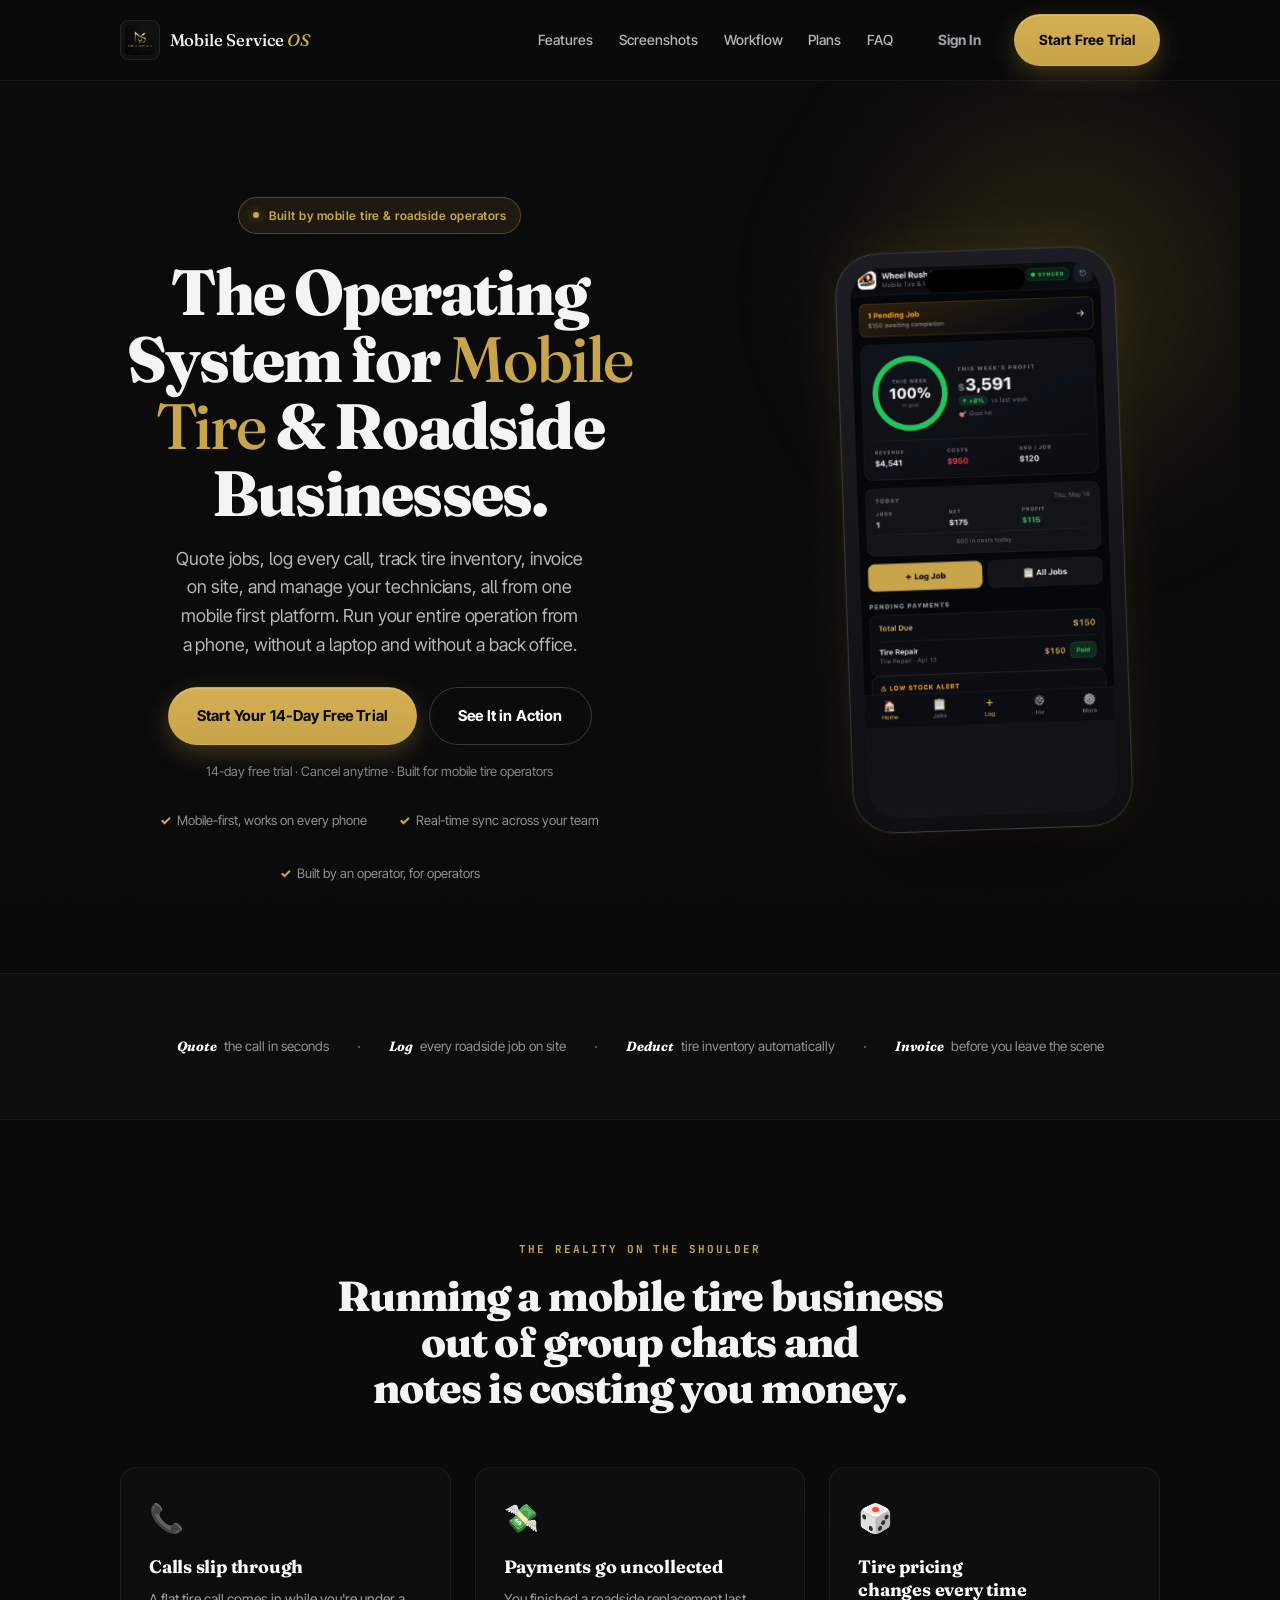
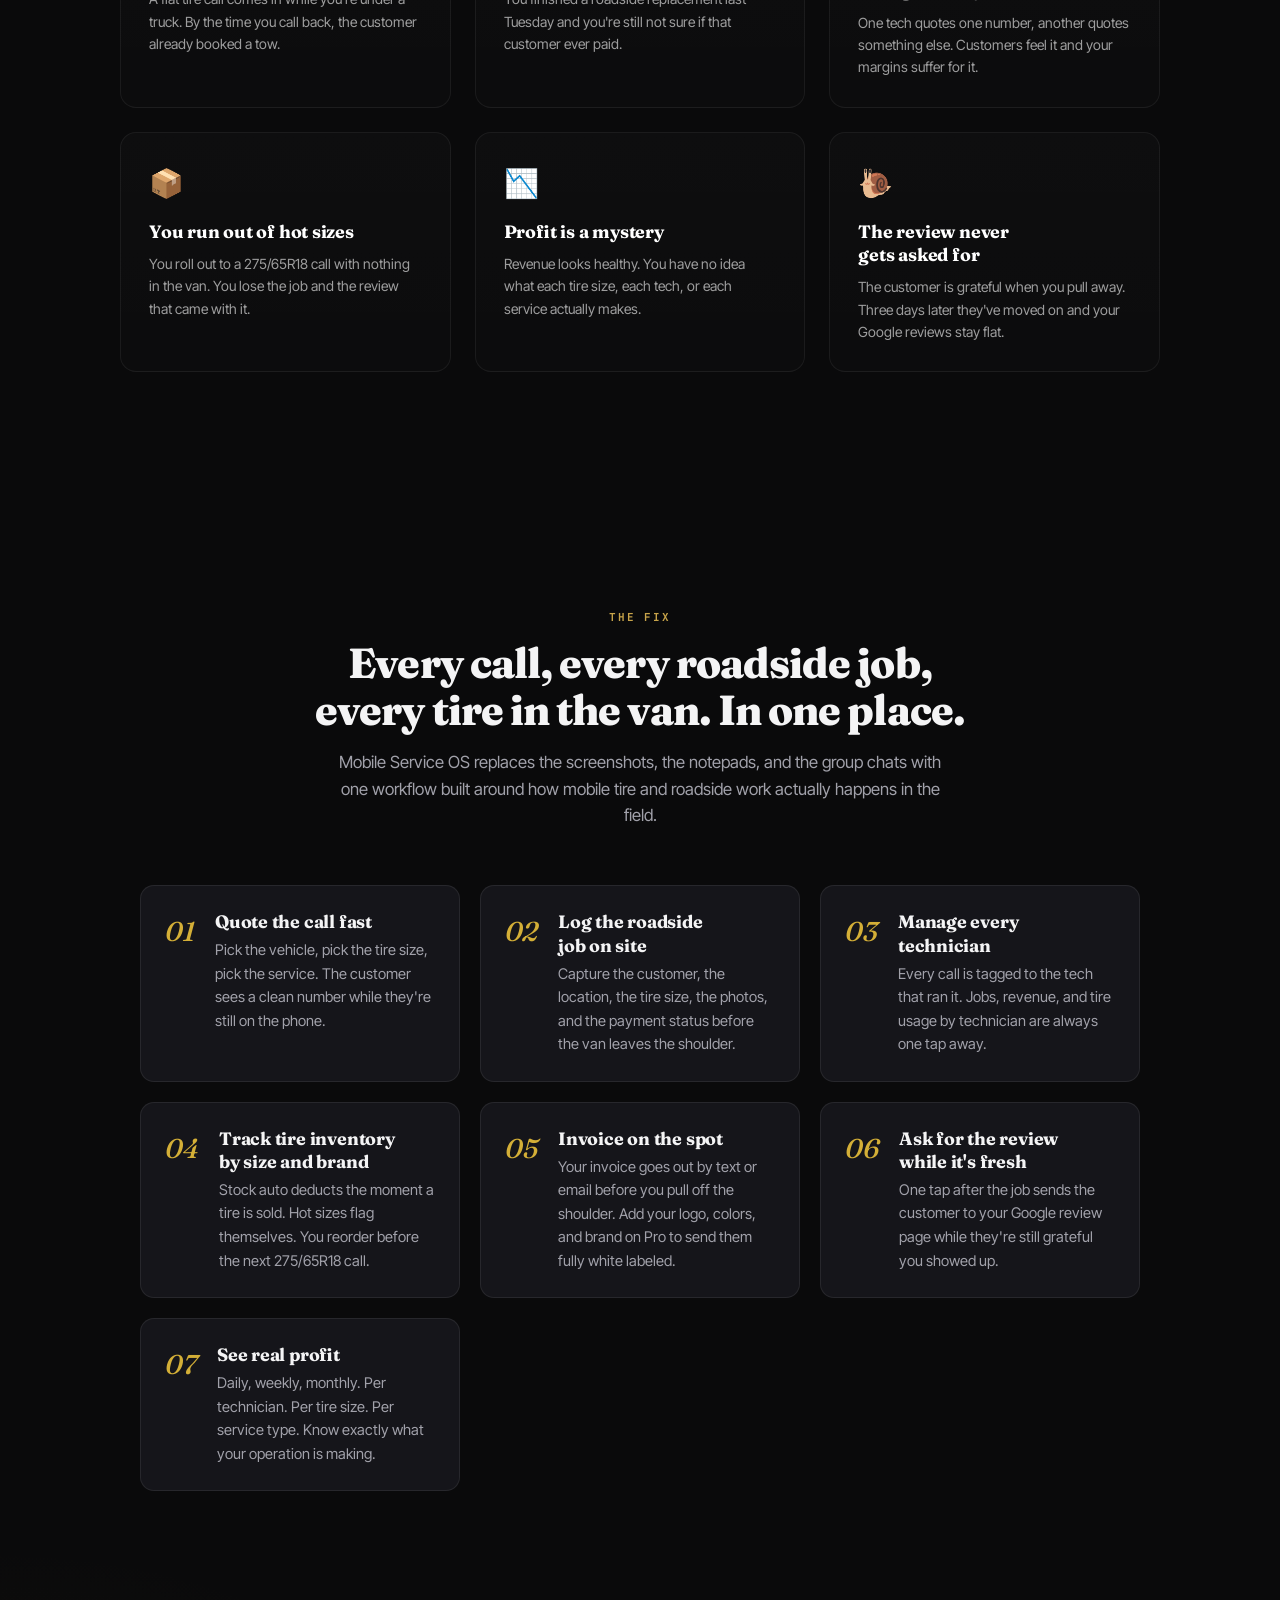
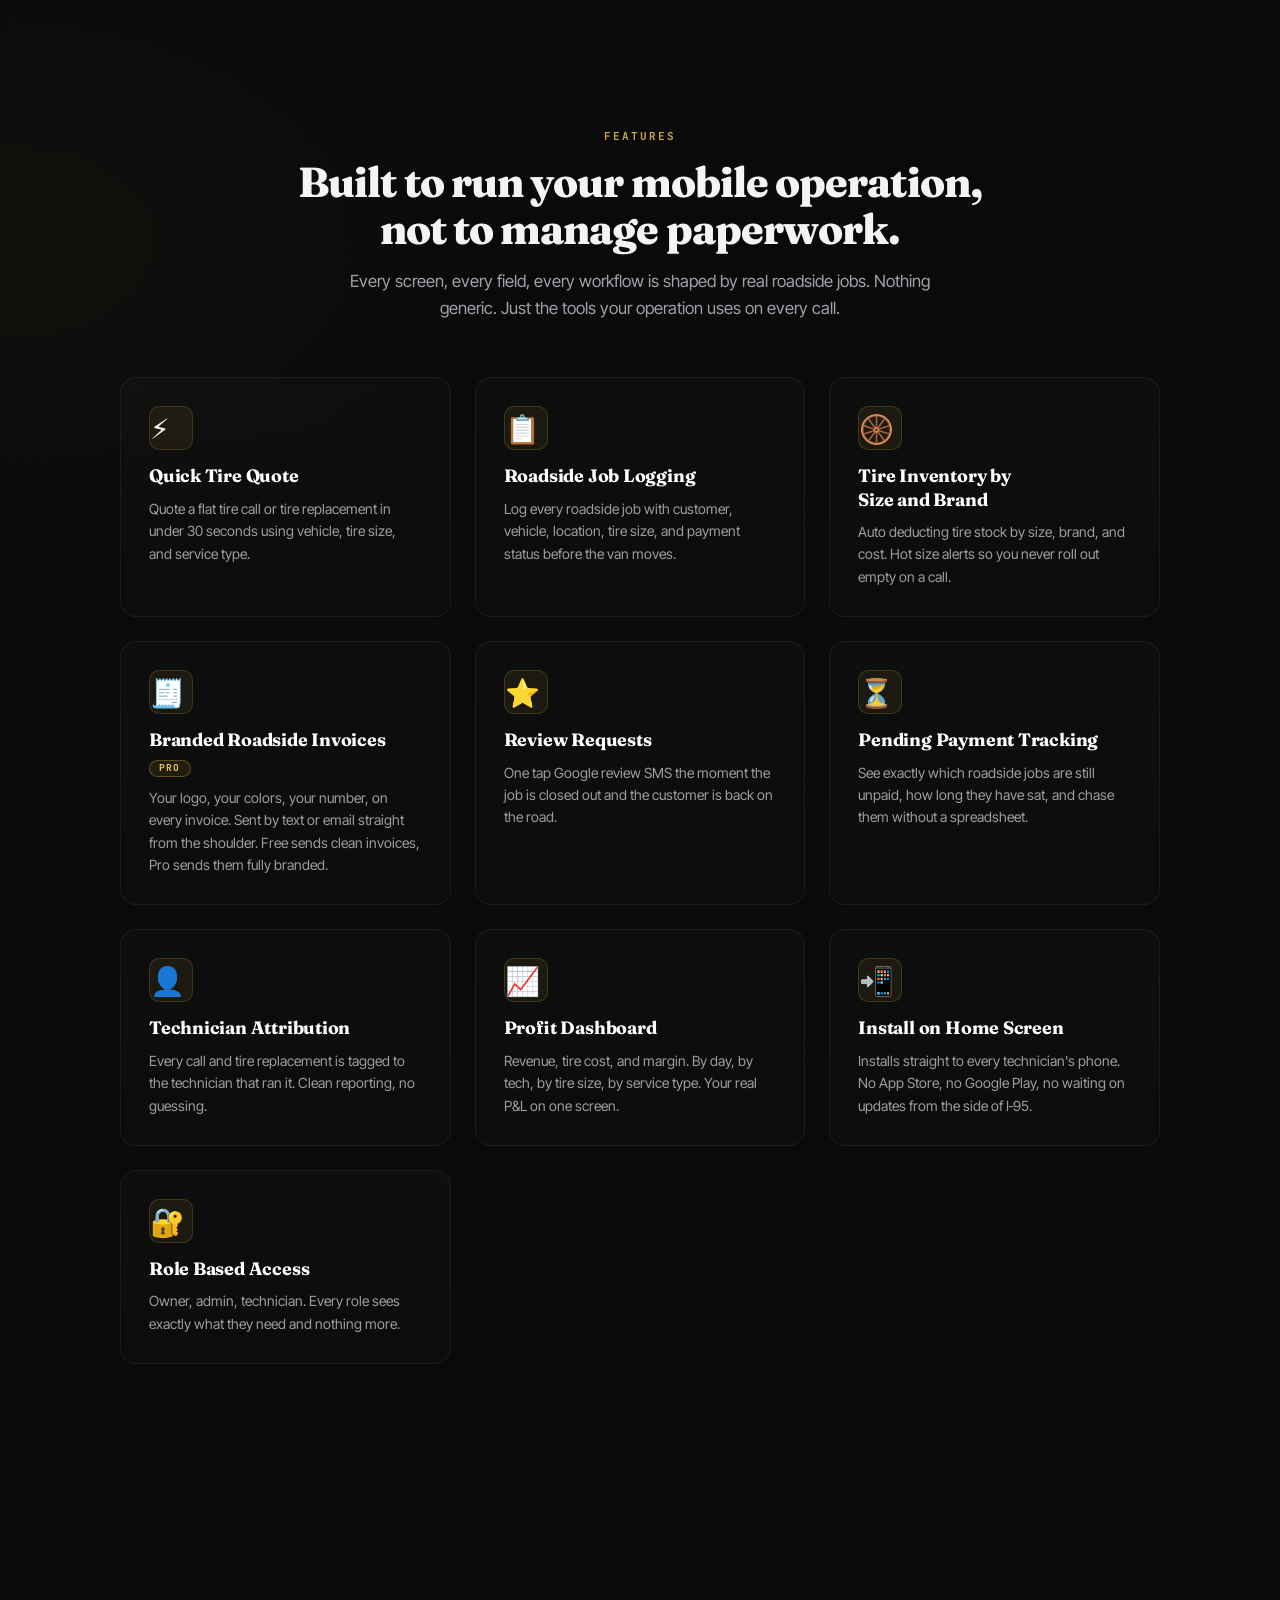
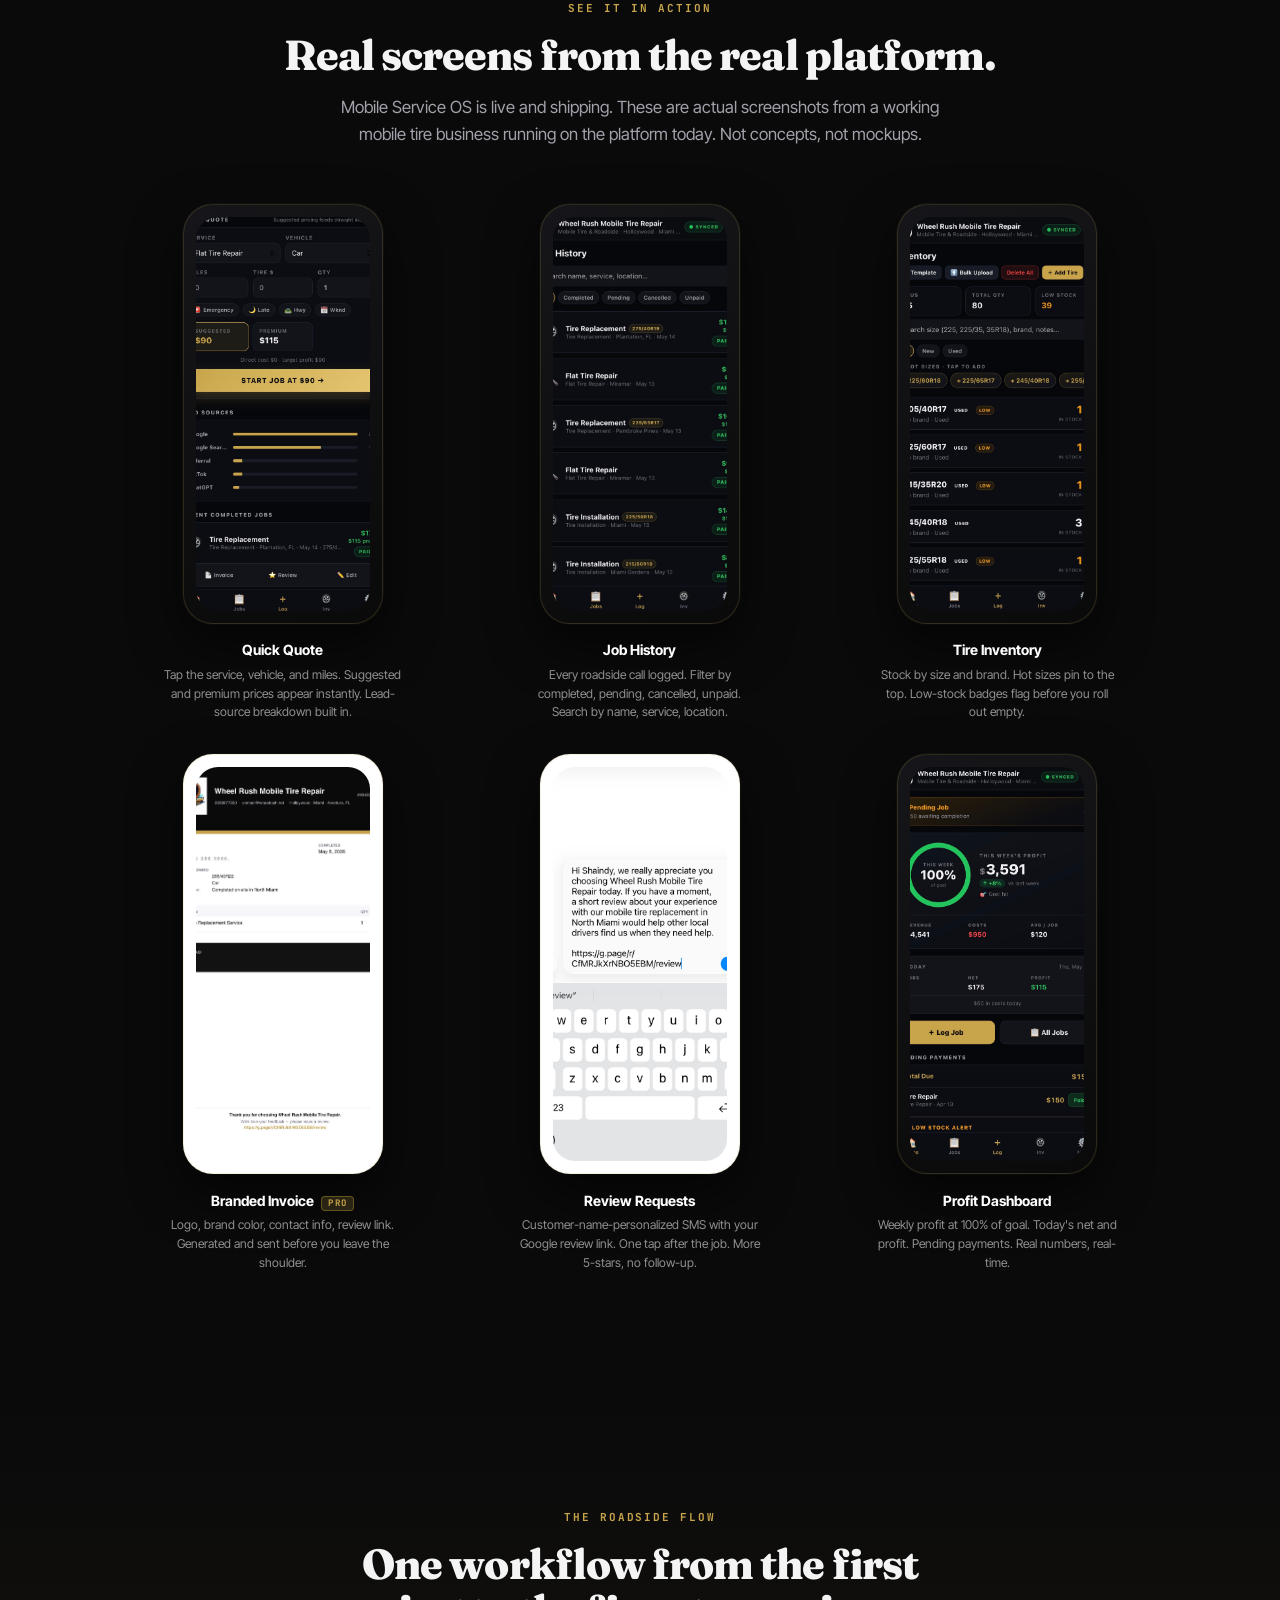
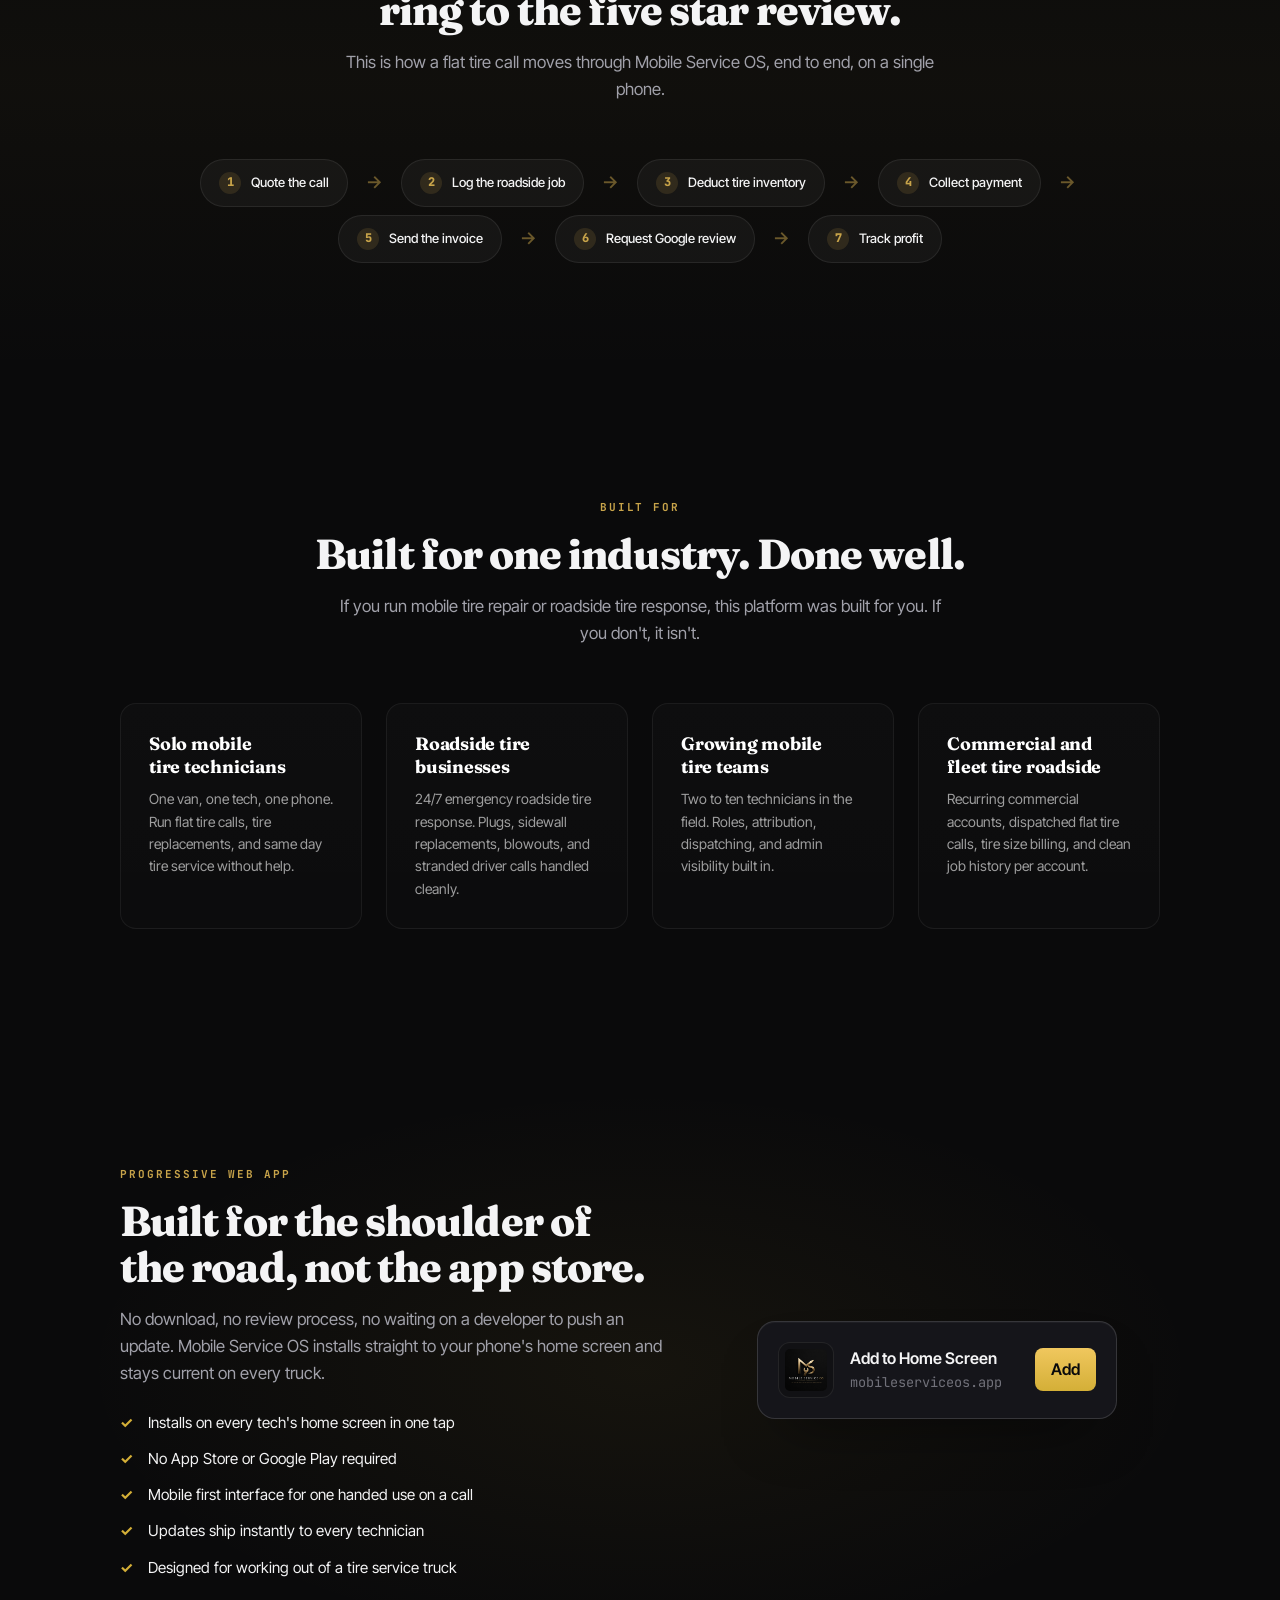
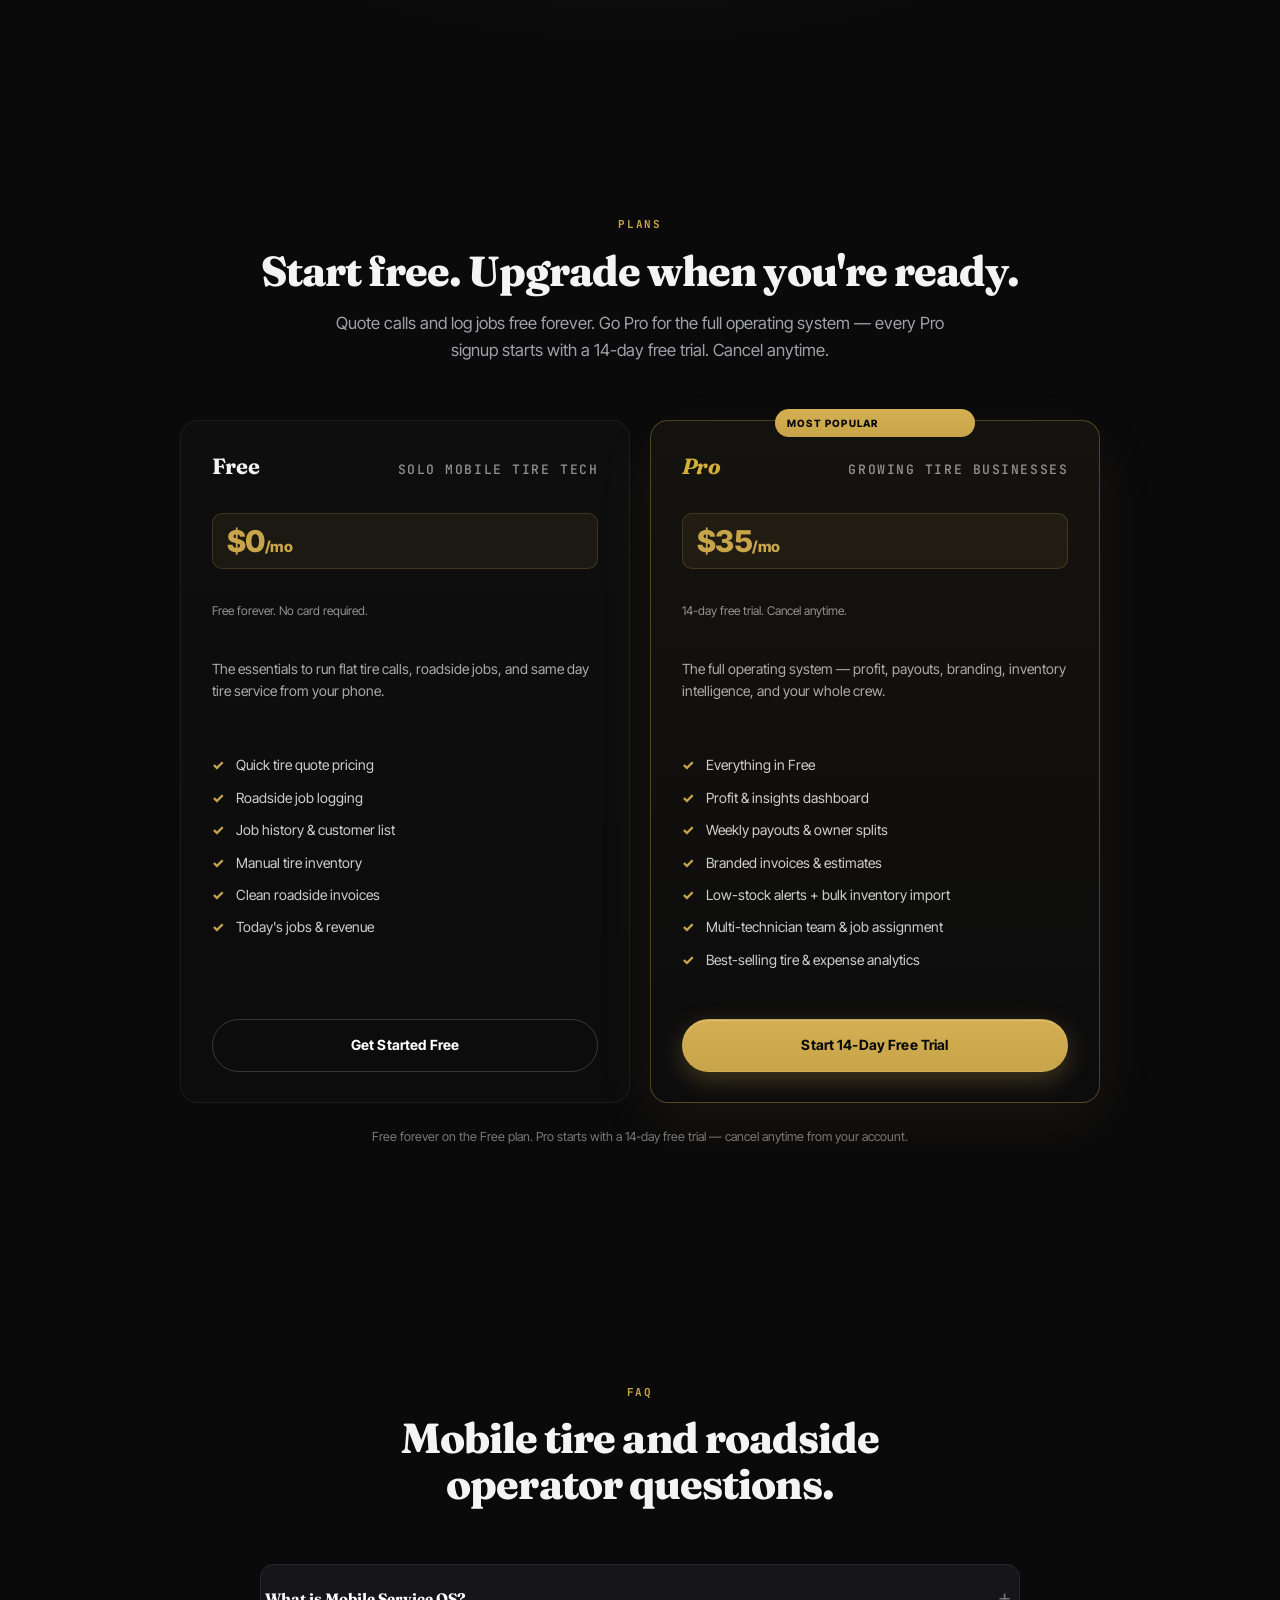
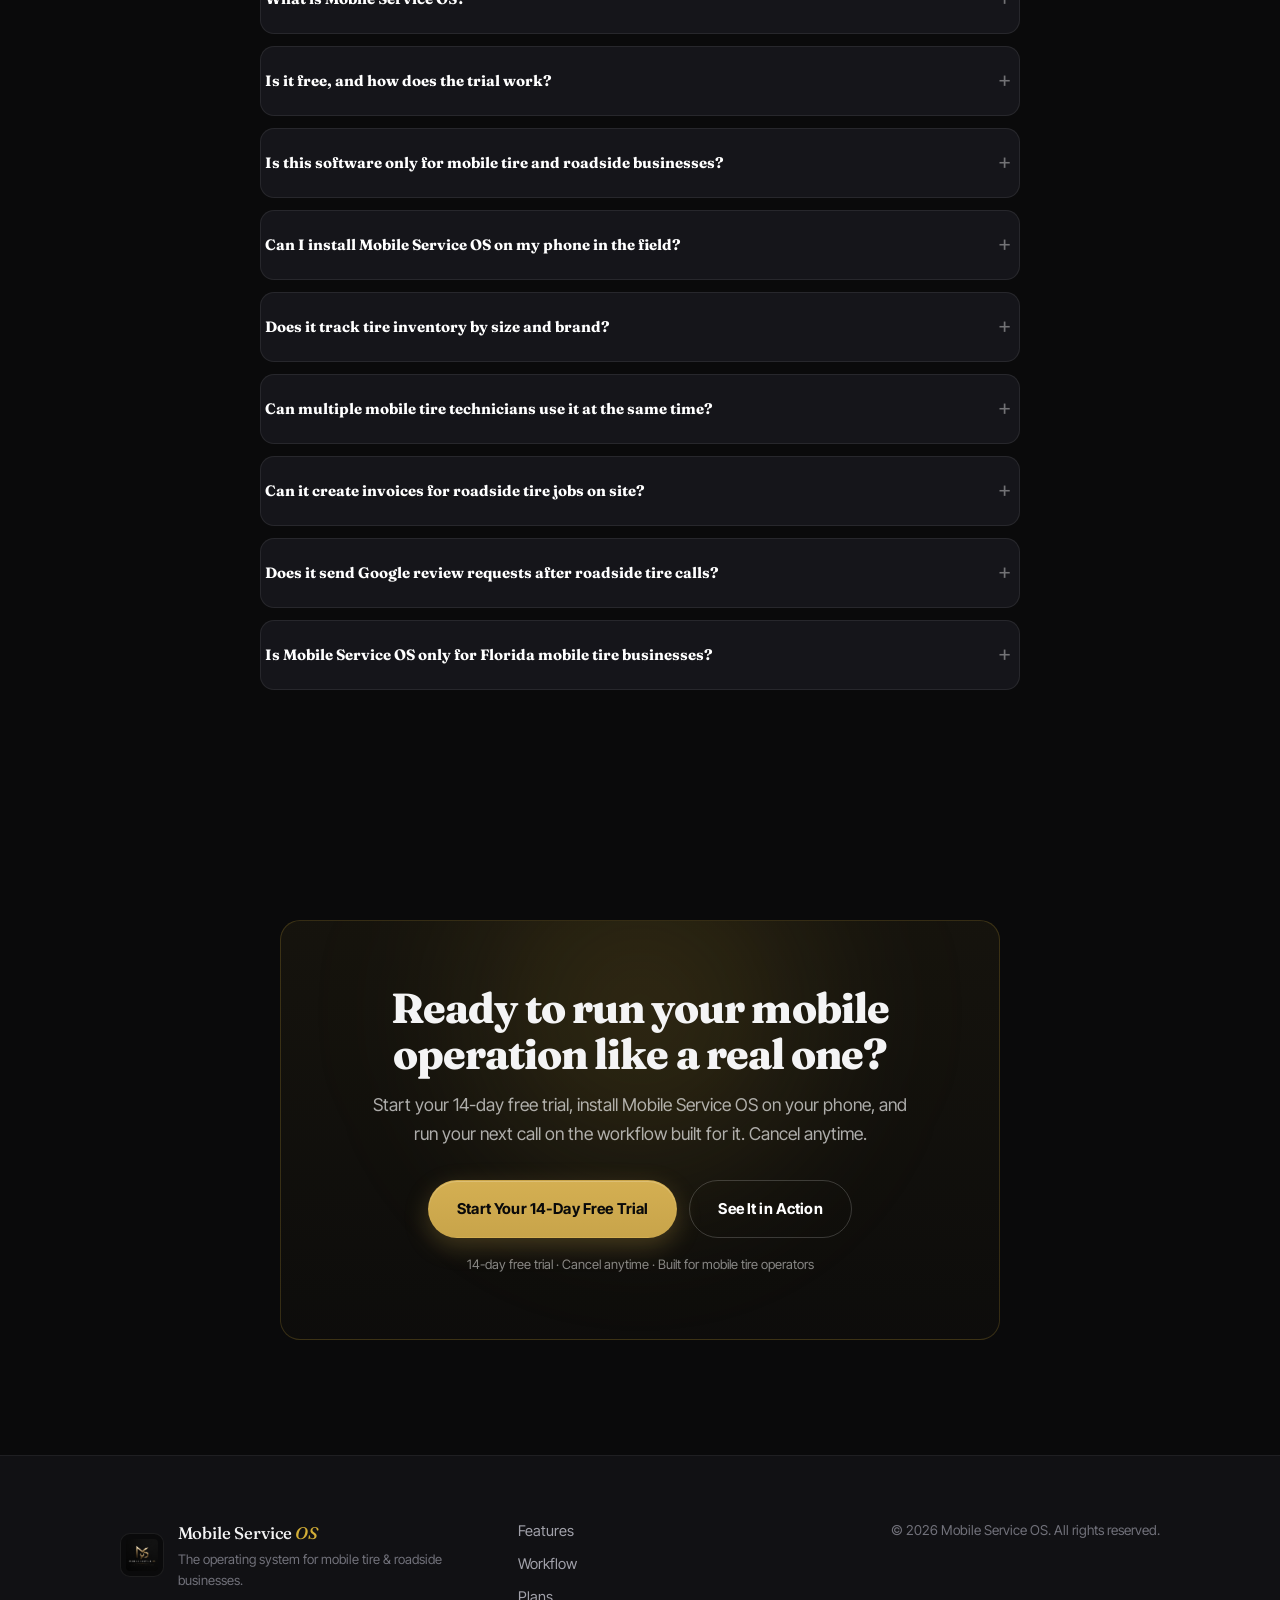
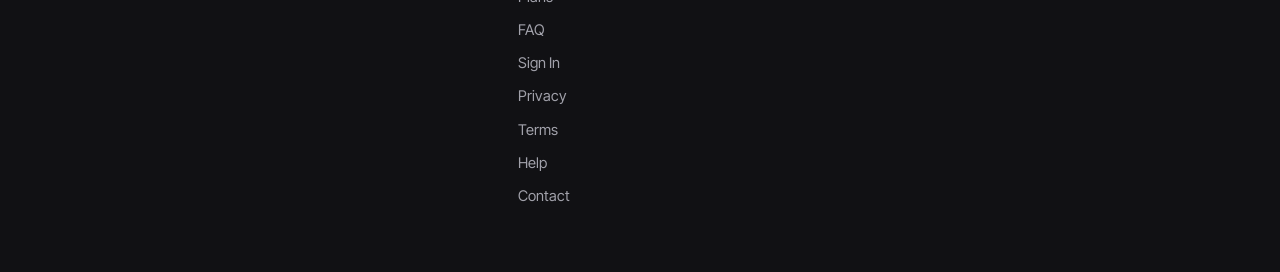
<file: index.html>
<!DOCTYPE html>
<html lang="en">
<head>
<meta charset="UTF-8" />
<meta name="viewport" content="width=device-width, initial-scale=1.0, viewport-fit=cover" />
<meta name="theme-color" content="#0a0a0a" />

<title>Mobile Service OS | Operating System for Mobile Tire &amp; Roadside Businesses</title>
<meta name="description" content="Mobile Service OS is the operating system for mobile tire and roadside businesses. Quote calls, log roadside jobs, track tire inventory, send invoices, and manage technicians from one mobile first platform. Start your 14-day free trial." />
<meta name="keywords" content="mobile tire business software, roadside assistance software, mobile tire repair app, mobile tire technician software, roadside tire service software, mobile tire inventory tracking, flat tire dispatch software, emergency roadside tire app, mobile tire invoice app, same day tire service software" />
<meta name="author" content="Mobile Service OS" />
<meta name="robots" content="index, follow, max-image-preview:large" />
<link rel="canonical" href="https://mobileserviceos.app/" />

<!-- Open Graph -->
<meta property="og:type" content="website" />
<meta property="og:site_name" content="Mobile Service OS" />
<meta property="og:title" content="Mobile Service OS | Built for Mobile Tire &amp; Roadside Businesses" />
<meta property="og:description" content="The operating system for mobile tire and roadside businesses. Quote calls, track inventory, dispatch technicians, invoice on site. Start your 14-day free trial." />
<meta property="og:url" content="https://mobileserviceos.app/" />
<meta property="og:image" content="https://mobileserviceos.app/logo.png" />
<meta property="og:image:alt" content="Mobile Service OS logo" />
<meta property="og:locale" content="en_US" />

<!-- Twitter -->
<meta name="twitter:card" content="summary_large_image" />
<meta name="twitter:title" content="Mobile Service OS | Operating System for Mobile Tire &amp; Roadside Businesses" />
<meta name="twitter:description" content="Run your mobile tire and roadside business from one platform. Quote calls, log jobs, track inventory, invoice on site. Start your 14-day free trial." />
<meta name="twitter:image" content="https://mobileserviceos.app/logo.png" />

<!-- Favicons & PWA -->
<link rel="icon" type="image/png" href="logo.png" />
<link rel="apple-touch-icon" href="logo.png" />
<link rel="manifest" href="site.webmanifest" />

<!-- Fonts -->
<link rel="preconnect" href="https://fonts.googleapis.com" />
<link rel="preconnect" href="https://fonts.gstatic.com" crossorigin />
<link href="https://fonts.googleapis.com/css2?family=Fraunces:opsz,wght@9..144,300;9..144,400;9..144,500;9..144,600;9..144,700;9..144,800&family=Inter+Tight:wght@400;500;600;700&family=JetBrains+Mono:wght@400;500&display=swap" rel="stylesheet" />

<link rel="stylesheet" href="styles.css" />

<!-- Inline overrides. Keeps the page bulletproof even when styles.css
     is missing or out of sync. Caps the hero phone size on mobile,
     and gives the FAQ section a fallback look so it works without
     external stylesheet rules. -->
<style>
  /*  Section spacing rhythm 
     Every <section> in the page should breathe consistently. Inline
     overrides ensure spacing stays uniform even if styles.css drifts. */
  .section {
    padding-block: clamp(64px, 9vw, 120px);
  }
  .section-inner {
    max-width: 1120px;
    margin: 0 auto;
    padding-inline: clamp(20px, 4vw, 40px);
  }
  .section-sub {
    max-width: 620px;
    margin-left: auto;
    margin-right: auto;
    line-height: 1.6;
  }

  /*  FAQ summary indicator (+/×)  */
  .faq-list details summary::-webkit-details-marker { display: none; }
  .faq-list details summary::after {
    content: '+';
    position: absolute;
    right: 8px;
    top: 50%;
    transform: translateY(-50%);
    font-size: 22px;
    font-weight: 300;
    color: rgba(255,255,255,0.4);
    transition: transform 200ms ease, color 200ms ease;
  }
  .faq-list details[open] summary::after {
    content: '×';
    color: #c8a44a;
    font-size: 26px;
  }
  .faq-list details summary:hover {
    color: #c8a44a !important;
  }

  /*  Hero phone , cap on every breakpoint so it never
         dominates and stays cinematic regardless of viewport. */
  .hero-mock {
    max-width: clamp(220px, 28vw, 300px) !important;
    margin: 24px auto 0 !important;
  }
  .hero-mock .phone {
    max-width: 100% !important;
    margin: 0 auto !important;
  }
  @media (min-width: 1024px) {
    /* On desktop, the hero is side-by-side , give the phone its
       column but cap visually so copy still leads. */
    .hero-mock { max-width: 280px !important; margin: 0 auto !important; }
  }

  /*  Screenshot gallery , phones look cinematic but never
         dominate. The phone's MAX-HEIGHT caps it regardless of
         column width. */
  .ss-grid {
    display: grid !important;
    grid-template-columns: repeat(auto-fit, minmax(220px, 1fr)) !important;
    gap: clamp(20px, 3vw, 36px) !important;
    margin-top: clamp(28px, 4vw, 44px) !important;
    align-items: start !important;
  }
  .ss-card {
    margin: 0 !important;
    text-align: center !important;
    display: flex !important;
    flex-direction: column !important;
    align-items: center !important;
  }
  .ss-card .ss-frame {
    width: 100% !important;
    max-width: clamp(180px, 20vw, 240px) !important;
    aspect-ratio: 9 / 19 !important;
    max-height: 44vh !important;
    padding: clamp(8px, 1vw, 12px) !important;
    border-radius: clamp(22px, 2.4vw, 30px) !important;
    overflow: hidden !important;
    display: flex !important;
    align-items: flex-start !important;
    justify-content: center !important;
  }
  .ss-card .ss-frame img {
    display: block !important;
    width: 100% !important;
    height: 100% !important;
    object-fit: cover !important;
    object-position: top center !important;
    border-radius: clamp(16px, 1.8vw, 22px) !important;
  }
  .ss-card figcaption {
    margin-top: clamp(10px, 1.2vw, 16px) !important;
    font-size: clamp(13px, 1.1vw, 15px) !important;
    font-weight: 700 !important;
    color: #fff !important;
  }
  .ss-card p {
    margin-top: 4px !important;
    font-size: clamp(11px, 0.95vw, 13px) !important;
    color: rgba(255,255,255,0.55) !important;
    line-height: 1.55 !important;
    max-width: 240px !important;
    margin-left: auto !important;
    margin-right: auto !important;
  }
  @media (min-width: 980px) {
    .ss-grid {
      grid-template-columns: repeat(3, 1fr) !important;
      gap: 32px !important;
    }
    .ss-card .ss-frame {
      max-width: 200px !important;
      max-height: 420px !important;
    }
  }
  @media (min-width: 600px) and (max-width: 979px) {
    .ss-grid {
      grid-template-columns: repeat(2, 1fr) !important;
    }
    .ss-card .ss-frame {
      max-width: 190px !important;
      max-height: 400px !important;
    }
  }
  @media (max-width: 599px) {
    .ss-grid {
      grid-template-columns: 1fr !important;
      gap: 28px !important;
    }
    .ss-card .ss-frame {
      max-width: 180px !important;
      max-height: 380px !important;
    }
  }

  /*  Feature grid responsiveness  */
  .feature-grid {
    gap: clamp(14px, 2vw, 22px) !important;
  }
  .feature {
    min-width: 0 !important;
  }

  /*  Plans grid balance  */
  .plan-grid {
    align-items: stretch !important;
  }
  .plan {
    min-width: 0 !important;
  }

  /*  Overflow safety  */
  body { overflow-x: hidden; }
  img { max-width: 100%; height: auto; }

  /* ═══════════════════════════════════════════════════════════════
     PREMIUM POLISH LAYER
     Typography rhythm, hover states, mobile audit, trust strip
     styling, section transitions.
     ═══════════════════════════════════════════════════════════════ */

  /*  Typography rhythm  */
  html {
    -webkit-font-smoothing: antialiased;
    -moz-osx-font-smoothing: grayscale;
    text-rendering: optimizeLegibility;
  }
  h1, h2, h3, h4, .lede {
    font-feature-settings: "kern" 1, "liga" 1, "calt" 1, "ss01" 1, "ss02" 1;
    font-variant-ligatures: common-ligatures contextual;
    -webkit-font-smoothing: antialiased;
    text-wrap: balance;
  }
  h1, h2, h3 {
    letter-spacing: -0.022em !important;
    line-height: 1.08 !important;
  }
  h1 {
    font-size: clamp(34px, 5.4vw, 64px) !important;
    font-weight: 800 !important;
    letter-spacing: -0.028em !important;
    line-height: 1.05 !important;
  }
  h2 {
    font-size: clamp(26px, 3.4vw, 42px) !important;
    font-weight: 800 !important;
    letter-spacing: -0.022em !important;
    line-height: 1.1 !important;
  }
  h3 {
    font-size: clamp(16px, 1.4vw, 19px) !important;
    font-weight: 700 !important;
    letter-spacing: -0.012em !important;
    line-height: 1.3 !important;
  }
  .lede {
    font-size: clamp(15px, 1.4vw, 18px) !important;
    line-height: 1.6 !important;
    color: rgba(255,255,255,0.7) !important;
    max-width: 640px !important;
    letter-spacing: -0.005em !important;
  }
  .kicker, .gold-kicker {
    font-size: 11px !important;
    font-weight: 700 !important;
    letter-spacing: 0.18em !important;
    text-transform: uppercase !important;
    color: #c8a44a !important;
    font-feature-settings: "kern" 1;
  }
  p { line-height: 1.6 !important; }

  /*  Section head spacing  */
  .section-head {
    text-align: center;
    margin-bottom: clamp(32px, 5vw, 56px) !important;
  }
  .section-head .kicker,
  .section-head .gold-kicker {
    display: inline-block !important;
    margin-bottom: 14px !important;
  }
  .section-head h2 {
    margin: 0 auto 14px !important;
    max-width: 820px !important;
  }

  /*  Hero , premium top fold  */
  .hero {
    padding-block: clamp(72px, 9vw, 128px) clamp(56px, 7vw, 96px) !important;
    position: relative;
    overflow: hidden;
  }
  .hero-inner {
    text-align: center;
    max-width: 880px;
    margin: 0 auto;
    padding-inline: clamp(20px, 4vw, 40px);
  }
  .hero h1 em {
    color: #c8a44a !important;
    font-style: normal !important;
  }
  .hero .lede {
    margin: 18px auto 28px !important;
    text-align: center;
  }
  .cta-row {
    display: flex !important;
    justify-content: center !important;
    align-items: center !important;
    gap: 12px !important;
    flex-wrap: wrap !important;
    margin: 24px 0 16px !important;
  }
  .eyebrow {
    display: inline-flex !important;
    align-items: center !important;
    gap: 10px !important;
    padding: 8px 14px !important;
    border: 1px solid rgba(200,164,74,0.25) !important;
    background: rgba(200,164,74,0.06) !important;
    border-radius: 999px !important;
    font-size: 12px !important;
    font-weight: 600 !important;
    color: #c8a44a !important;
    letter-spacing: 0.04em !important;
    margin-bottom: 24px !important;
  }
  .eyebrow.founder-eyebrow {
    background: rgba(200,164,74,0.10) !important;
    border-color: rgba(200,164,74,0.35) !important;
  }
  .eyebrow .dot {
    width: 6px !important; height: 6px !important;
    border-radius: 50% !important;
    background: #c8a44a !important;
    box-shadow: 0 0 8px rgba(200,164,74,0.6) !important;
  }
  .hero-meta {
    display: flex !important;
    justify-content: center !important;
    gap: clamp(16px, 3vw, 32px) !important;
    flex-wrap: wrap !important;
    list-style: none !important;
    padding: 0 !important;
    margin: 28px 0 0 !important;
    font-size: 13px !important;
    color: rgba(255,255,255,0.55) !important;
  }
  .hero-meta li {
    display: flex !important;
    align-items: center !important;
    gap: 6px !important;
  }
  .hero-meta li span[aria-hidden] {
    color: #c8a44a !important;
    font-weight: 800 !important;
  }

  /*  Buttons , premium feel with hover lift  */
  .btn {
    display: inline-flex !important;
    align-items: center !important;
    justify-content: center !important;
    padding: 14px 24px !important;
    border-radius: 999px !important;
    font-size: 14px !important;
    font-weight: 700 !important;
    letter-spacing: 0.01em !important;
    text-decoration: none !important;
    transition: transform 180ms ease, box-shadow 180ms ease, background 180ms ease !important;
    cursor: pointer !important;
    border: 1px solid transparent !important;
  }
  .btn-lg { padding: 16px 28px !important; font-size: 15px !important; }
  .btn-gold {
    background: linear-gradient(180deg, #d4af52 0%, #c8a44a 100%) !important;
    color: #0a0a0a !important;
    box-shadow: 0 8px 24px rgba(200,164,74,0.28), inset 0 1px 0 rgba(255,255,255,0.2) !important;
  }
  .btn-gold:hover {
    transform: translateY(-1px) !important;
    box-shadow: 0 12px 32px rgba(200,164,74,0.4), inset 0 1px 0 rgba(255,255,255,0.25) !important;
  }
  .btn-outline {
    background: transparent !important;
    color: #fff !important;
    border: 1px solid rgba(255,255,255,0.18) !important;
  }
  .btn-outline:hover {
    background: rgba(255,255,255,0.06) !important;
    border-color: rgba(200,164,74,0.5) !important;
    transform: translateY(-1px) !important;
  }

  /*  Trust strip styling  */
  .strip {
    padding-block: clamp(28px, 4vw, 44px) !important;
    border-top: 1px solid rgba(255,255,255,0.06) !important;
    border-bottom: 1px solid rgba(255,255,255,0.06) !important;
    background: rgba(255,255,255,0.012) !important;
  }
  .strip-inner {
    display: flex !important;
    justify-content: center !important;
    align-items: center !important;
    gap: clamp(14px, 2.4vw, 28px) !important;
    flex-wrap: wrap !important;
    max-width: 1120px !important;
    margin: 0 auto !important;
    padding-inline: clamp(20px, 4vw, 40px) !important;
    font-size: clamp(12px, 1.05vw, 14px) !important;
    color: rgba(255,255,255,0.55) !important;
  }
  .strip-inner strong {
    color: #fff !important;
    font-weight: 700 !important;
  }
  .strip-inner .dotdiv {
    color: rgba(200,164,74,0.5) !important;
    font-weight: 700 !important;
  }

  /*  Cards , problem / solution / feature / audience  */
  .problem-grid, .solution-grid, .feature-grid, .audience-grid {
    display: grid !important;
    grid-template-columns: repeat(auto-fit, minmax(260px, 1fr)) !important;
    gap: clamp(16px, 2vw, 24px) !important;
  }
  @media (min-width: 980px) {
    .problem-grid, .feature-grid { grid-template-columns: repeat(3, 1fr) !important; }
    .audience-grid { grid-template-columns: repeat(4, 1fr) !important; }
    .solution-grid { grid-template-columns: repeat(2, 1fr) !important; }
  }

  .problem-card, .feature, .audience-card, .solution-step, .plan {
    background: linear-gradient(180deg, rgba(255,255,255,0.02) 0%, rgba(255,255,255,0.01) 100%) !important;
    border: 1px solid rgba(255,255,255,0.06) !important;
    border-radius: 16px !important;
    padding: clamp(20px, 2.2vw, 28px) !important;
    transition: transform 200ms ease, border-color 200ms ease, background 200ms ease !important;
  }
  .problem-card:hover, .feature:hover, .audience-card:hover {
    border-color: rgba(200,164,74,0.25) !important;
    background: linear-gradient(180deg, rgba(200,164,74,0.04) 0%, rgba(255,255,255,0.01) 100%) !important;
    transform: translateY(-2px) !important;
  }
  .problem-icon, .feature-icon {
    font-size: 28px !important;
    margin-bottom: 14px !important;
    display: block !important;
  }
  .problem-card h3, .feature h3, .audience-card h3 {
    margin: 0 0 10px !important;
    color: #fff !important;
  }
  .problem-card p, .feature p, .audience-card p {
    color: rgba(255,255,255,0.6) !important;
    font-size: 14px !important;
    margin: 0 !important;
  }

  .solution-step .step-num,
  .solution-grid > div > .step-num {
    display: inline-block;
    color: #c8a44a !important;
    font-weight: 800 !important;
    font-size: 13px !important;
    letter-spacing: 0.1em !important;
    margin-bottom: 10px !important;
  }

  /*  Workflow horizontal flow  */
  .flow {
    display: flex !important;
    justify-content: center !important;
    align-items: center !important;
    flex-wrap: wrap !important;
    gap: 8px clamp(8px, 1.4vw, 14px) !important;
    list-style: none !important;
    padding: 0 !important;
    margin: 0 !important;
  }
  .flow > li {
    display: inline-flex !important;
    align-items: center !important;
    gap: 10px !important;
    padding: 12px 18px !important;
    border-radius: 999px !important;
    background: rgba(255,255,255,0.04) !important;
    border: 1px solid rgba(255,255,255,0.08) !important;
    font-size: 13px !important;
    font-weight: 600 !important;
    color: #fff !important;
    transition: border-color 200ms ease, background 200ms ease !important;
  }
  .flow > li:hover {
    border-color: rgba(200,164,74,0.35) !important;
    background: rgba(200,164,74,0.05) !important;
  }
  .flow > li.flow-arrow {
    background: transparent !important;
    border: none !important;
    color: rgba(200,164,74,0.5) !important;
    padding: 0 4px !important;
    font-size: 18px !important;
  }
  .flow .flow-num {
    width: 22px !important; height: 22px !important;
    border-radius: 999px !important;
    background: rgba(200,164,74,0.15) !important;
    color: #c8a44a !important;
    display: inline-flex !important;
    align-items: center !important;
    justify-content: center !important;
    font-size: 12px !important;
    font-weight: 800 !important;
    flex-shrink: 0 !important;
  }

  /*  Plans , premium pricing cards  */
  .plan-grid {
    display: grid !important;
    grid-template-columns: 1fr !important;
    gap: 20px !important;
    max-width: 920px !important;
    margin: 0 auto !important;
  }
  @media (min-width: 760px) {
    .plan-grid { grid-template-columns: repeat(2, 1fr) !important; }
  }
  .plan {
    padding: clamp(24px, 2.4vw, 36px) !important;
    border-radius: 18px !important;
    display: flex !important;
    flex-direction: column !important;
    position: relative !important;
  }
  .plan-pro {
    border-color: rgba(200,164,74,0.35) !important;
    background: linear-gradient(180deg, rgba(200,164,74,0.06) 0%, rgba(255,255,255,0.01) 100%) !important;
    box-shadow: 0 20px 60px rgba(200,164,74,0.08) !important;
  }
  .plan-badge {
    position: absolute !important;
    top: -12px !important;
    right: 24px !important;
    background: linear-gradient(180deg, #d4af52 0%, #c8a44a 100%) !important;
    color: #0a0a0a !important;
    font-size: 10px !important;
    font-weight: 800 !important;
    letter-spacing: 0.12em !important;
    padding: 6px 12px !important;
    border-radius: 999px !important;
  }
  .plan-head h3 {
    font-size: 22px !important;
    margin: 0 0 4px !important;
  }
  .plan-tag {
    display: block !important;
    font-size: 13px !important;
    color: rgba(255,255,255,0.55) !important;
    margin: 0 0 8px !important;
    font-weight: 500 !important;
  }
  .plan-desc {
    color: rgba(255,255,255,0.65) !important;
    font-size: 14px !important;
    margin: 4px 0 16px !important;
  }
  .plan-list {
    list-style: none !important;
    padding: 0 !important;
    margin: 16px 0 28px !important;
    display: flex !important;
    flex-direction: column !important;
    gap: 10px !important;
  }
  .plan-list li {
    display: flex !important;
    align-items: flex-start !important;
    gap: 10px !important;
    font-size: 14px !important;
    color: rgba(255,255,255,0.8) !important;
  }
  .plan-list li::before {
    content: '✓';
    color: #c8a44a !important;
    font-weight: 800 !important;
    flex-shrink: 0 !important;
  }

  /*  Founder rate block inside plan cards  */
  .founder-rate {
    display: flex;
    align-items: baseline;
    gap: 8px;
    flex-wrap: wrap;
    padding: 12px 14px;
    margin: 4px 0 12px;
    background: rgba(200,164,74,0.08);
    border: 1px solid rgba(200,164,74,0.20);
    border-radius: 10px;
  }
  .founder-rate .fr-was {
    font-size: 15px;
    color: rgba(255,255,255,0.45);
    text-decoration: line-through;
    font-weight: 600;
  }
  .founder-rate .fr-now {
    font-size: 30px;
    font-weight: 800;
    color: #c8a44a;
    letter-spacing: -0.5px;
    line-height: 1;
  }
  .founder-rate .fr-unit {
    font-size: 12px;
    color: rgba(255,255,255,0.6);
    font-weight: 600;
    flex-basis: 100%;
  }
  .founder-note {
    font-size: 12px;
    color: rgba(255,255,255,0.55);
    margin: 0 0 14px;
    line-height: 1.5;
  }
  .founder-note strong { color: #c8a44a; font-weight: 700; }

  /*  PWA section visual  */
  .pwa-illustration {
    display: flex;
    justify-content: center;
    align-items: center;
  }

  /*  Final CTA , premium close  */
  .final-cta {
    text-align: center;
    padding-block: clamp(72px, 9vw, 120px) !important;
  }
  .final-cta-inner {
    max-width: 720px;
    margin: 0 auto;
    padding-inline: clamp(20px, 4vw, 40px);
    position: relative;
  }
  .final-cta h2 {
    margin: 0 0 14px !important;
  }
  .final-cta p {
    color: rgba(255,255,255,0.65) !important;
    margin: 0 auto 32px !important;
    max-width: 540px !important;
  }
  .cta-row.center {
    justify-content: center !important;
  }

  /*  Footer  */
  .footer {
    border-top: 1px solid rgba(255,255,255,0.06) !important;
    padding-block: clamp(40px, 5vw, 64px) !important;
  }
  .footer-inner, .footer .section-inner {
    max-width: 1120px !important;
    margin: 0 auto !important;
    padding-inline: clamp(20px, 4vw, 40px) !important;
  }

  /*  Nav polish  */
  .nav {
    position: sticky !important;
    top: 0 !important;
    z-index: 50 !important;
    background: rgba(10,10,10,0.82) !important;
    backdrop-filter: blur(12px) saturate(140%) !important;
    -webkit-backdrop-filter: blur(12px) saturate(140%) !important;
    border-bottom: 1px solid rgba(255,255,255,0.06) !important;
  }
  .nav-inner {
    max-width: 1120px !important;
    margin: 0 auto !important;
    padding: 14px clamp(20px, 4vw, 40px) !important;
    display: flex !important;
    align-items: center !important;
    justify-content: space-between !important;
    gap: 20px !important;
  }
  .nav-links {
    display: flex !important;
    gap: clamp(14px, 2vw, 26px) !important;
  }
  .nav-links a {
    color: rgba(255,255,255,0.7) !important;
    text-decoration: none !important;
    font-size: 14px !important;
    font-weight: 500 !important;
    transition: color 160ms ease !important;
  }
  .nav-links a:hover {
    color: #c8a44a !important;
  }
  @media (max-width: 700px) {
    .nav-links { display: none !important; }
  }

  /*  Smooth scroll for anchor jumps  */
  html { scroll-behavior: smooth; }
  section[id] { scroll-margin-top: 80px; }

  /*  Mobile-specific audit fixes  */
  @media (max-width: 600px) {
    .hero { padding-block: 56px 40px !important; }
    .hero-inner { padding-inline: 20px !important; }
    .cta-row { flex-direction: column !important; align-items: stretch !important; }
    .cta-row .btn { width: 100% !important; }
    .strip-inner { font-size: 12px !important; gap: 6px 10px !important; }
    .strip-inner .dotdiv { display: none !important; }
    .hero-meta {
      flex-direction: column !important;
      gap: 8px !important;
      align-items: center !important;
    }
  }
</style>

<!-- Schema: Organization -->
<script type="application/ld+json">
{
  "@context": "https://schema.org",
  "@type": "Organization",
  "name": "Mobile Service OS",
  "url": "https://mobileserviceos.app",
  "logo": "https://mobileserviceos.app/logo.png",
  "description": "Operating system built specifically for mobile tire repair and roadside tire service businesses.",
  "sameAs": []
}
</script>

<!-- Schema: SoftwareApplication -->
<script type="application/ld+json">
{
  "@context": "https://schema.org",
  "@type": "SoftwareApplication",
  "name": "Mobile Service OS",
  "applicationCategory": "BusinessApplication",
  "applicationSubCategory": "Mobile Tire and Roadside Service Software",
  "operatingSystem": "Web, iOS, Android (PWA)",
  "description": "Mobile Service OS is the operating system built only for mobile tire and roadside businesses. Quote calls, log roadside jobs, track tire inventory, send invoices, request reviews, and manage technicians from one mobile first platform. Free to start; Pro unlocks the full platform for $35 a month with a 14-day free trial. Cancel anytime.",
  "url": "https://mobileserviceos.app",
  "offers": [
    {
      "@type": "Offer",
      "name": "Free",
      "category": "Free",
      "price": "0",
      "priceCurrency": "USD",
      "description": "Free forever for solo mobile tire technicians. Quick tire quotes, roadside job logging, job history, manual tire inventory, and clean roadside invoices. No card required."
    },
    {
      "@type": "Offer",
      "name": "Pro",
      "category": "Subscription",
      "price": "35",
      "priceCurrency": "USD",
      "description": "The full operating system for growing mobile tire businesses: profit and insights dashboard, weekly payouts, branded invoices, low-stock alerts, bulk inventory import, and multi-technician team management. Starts with a 14-day free trial. Cancel anytime."
    }
  ],
  "featureList": [
    "Quick Tire Quote",
    "Roadside Job Logging",
    "Tire Inventory by Size and Brand",
    "Branded Roadside Invoices",
    "Review Request SMS After Every Call",
    "Pending Tire Job Payment Tracking",
    "Mobile Tire Technician Attribution",
    "Tire Service Profit Dashboard",
    "Install on Home Screen",
    "Role Based Access for Roadside Teams"
  ]
}
</script>

<!-- Schema: FAQPage -->
<script type="application/ld+json">
{
  "@context": "https://schema.org",
  "@type": "FAQPage",
  "mainEntity": [
    {
      "@type": "Question",
      "name": "What is Mobile Service OS?",
      "acceptedAnswer": {
        "@type": "Answer",
        "text": "Mobile Service OS is the operating system built only for mobile tire and roadside businesses. It runs flat tire calls, logs roadside jobs, tracks tire inventory, sends invoices, requests Google reviews, and keeps every technician on the same workflow from a phone."
      }
    },
    {
      "@type": "Question",
      "name": "Is Mobile Service OS really free?",
      "acceptedAnswer": {
        "@type": "Answer",
        "text": "Yes. The Free plan is free forever with no card required. You can quote calls, log roadside jobs, keep a job history and customer list, add tire inventory manually, and send clean invoices. Pro unlocks the full operating system for $35 a month and every new account starts with a 14-day free trial of Pro. Cancel anytime before day 15 and you are never charged."
      }
    },
    {
      "@type": "Question",
      "name": "Is this software only for mobile tire and roadside businesses?",
      "acceptedAnswer": {
        "@type": "Answer",
        "text": "Yes. Mobile Service OS is built only for mobile tire repair, roadside tire replacement, flat tire response, emergency roadside tire calls, and same day tire installation. Every screen, field, and workflow is designed around how tire jobs actually happen in the field."
      }
    },
    {
      "@type": "Question",
      "name": "Can I install Mobile Service OS on my phone in the field?",
      "acceptedAnswer": {
        "@type": "Answer",
        "text": "Yes. Mobile Service OS installs straight to the home screen on any phone your technicians use. No App Store, no Google Play, no downloads. It launches like a native app and updates instantly so your roadside crew is always on the latest version."
      }
    },
    {
      "@type": "Question",
      "name": "Does it track tire inventory by size and brand?",
      "acceptedAnswer": {
        "@type": "Answer",
        "text": "Yes. Mobile Service OS includes a full tire inventory module organized by tire size, brand, cost, and quantity. Stock deducts automatically the moment a tire is logged on a roadside job, and your hot sizes get flagged before you run out on a call."
      }
    },
    {
      "@type": "Question",
      "name": "Can multiple mobile tire technicians use it at the same time?",
      "acceptedAnswer": {
        "@type": "Answer",
        "text": "Yes. Pro accounts support multiple mobile tire technicians, each with their own login. Every flat tire call and roadside job is tagged to the tech that ran it, so revenue, jobs completed, and payment status are clear at the technician level."
      }
    },
    {
      "@type": "Question",
      "name": "Can it create invoices for roadside tire jobs on site?",
      "acceptedAnswer": {
        "@type": "Answer",
        "text": "Yes. After a flat tire call or tire replacement is finished, Mobile Service OS generates a clean roadside invoice with the customer info, vehicle, tire size, labor, and total. The technician sends it by text or email before leaving the shoulder. On the Pro plan, every invoice goes out fully branded with your logo, business colors, and contact info."
      }
    },
    {
      "@type": "Question",
      "name": "Does it send Google review requests after roadside tire calls?",
      "acceptedAnswer": {
        "@type": "Answer",
        "text": "Yes. Once a roadside tire job is marked complete, your technician taps one button to send a review request text. The customer is routed straight to your Google Business Profile while the experience is still fresh."
      }
    },
    {
      "@type": "Question",
      "name": "Is Mobile Service OS only for Florida mobile tire businesses?",
      "acceptedAnswer": {
        "@type": "Answer",
        "text": "No. Mobile Service OS works for mobile tire and roadside operators anywhere in the United States. It was built in South Florida by a working mobile tire operator, and the workflow fits any market running flat tire calls and roadside tire replacement."
      }
    }
  ]
}
</script>
</head>

<body>

<div class="grain" aria-hidden="true"></div>

<header class="nav" role="banner">
  <div class="nav-inner">
    <a href="#top" class="brand" aria-label="Mobile Service OS home">
      <img src="logo.png" alt="Mobile Service OS" width="44" height="44" />
      <span class="brand-text">
        <span class="brand-name">Mobile Service<span class="gold"> OS</span></span>
      </span>
    </a>
    <nav class="nav-links" aria-label="Primary">
      <a href="#features">Features</a>
      <a href="#screenshots">Screenshots</a>
      <a href="#workflow">Workflow</a>
      <a href="#plans">Plans</a>
      <a href="#faq">FAQ</a>
    </nav>
    <div class="nav-cta">
      <a class="btn btn-ghost" href="https://app.mobileserviceos.app">Sign In</a>
      <a class="btn btn-gold" href="https://app.mobileserviceos.app">Start Free Trial</a>
    </div>
  </div>
</header>

<main id="top">

<!-- HERO -->
<section class="hero" aria-labelledby="hero-title">
  <div class="hero-glow" aria-hidden="true"></div>
  <div class="hero-inner">
    <div class="eyebrow founder-eyebrow">
      <span class="dot"></span>
      <span>Built by mobile tire &amp; roadside operators</span>
    </div>
    <h1 id="hero-title">
      The Operating System for <em>Mobile Tire</em> &amp; Roadside Businesses.
    </h1>
    <p class="lede">
      Quote jobs, log every call, track tire inventory, invoice on site, and manage your technicians, all from one mobile first platform. Run your entire operation from a phone, without a laptop and without a back office.
    </p>
    <div class="cta-row">
      <a class="btn btn-gold btn-lg" href="https://app.mobileserviceos.app">Start Your 14-Day Free Trial</a>
      <a class="btn btn-outline btn-lg" href="#screenshots">See It in Action</a>
    </div>
    <div class="hero-trust" style="margin-top:14px;font-size:13px;color:rgba(255,255,255,0.5);">
      14-day free trial · Cancel anytime · Built for mobile tire operators
    </div>
    <ul class="hero-meta" aria-label="Key benefits">
      <li><span aria-hidden="true">✓</span> Mobile-first, works on every phone</li>
      <li><span aria-hidden="true">✓</span> Real-time sync across your team</li>
      <li><span aria-hidden="true">✓</span> Built by an operator, for operators</li>
    </ul>
  </div>

  <div class="hero-mock" aria-hidden="true">
    <div class="phone">
      <div class="phone-notch"></div>
      <div class="phone-screen" style="padding:0;overflow:hidden;">
        <img
          src="dashboard.jpeg"
          alt="Mobile Service OS dashboard showing weekly profit, today's jobs, pending payments"
          loading="eager"
        />
      </div>
    </div>
  </div>
</section>

<!-- TRUST STRIP -->
<section class="strip" aria-label="Built for tire and roadside operators">
  <div class="strip-inner">
    <div><strong>Quote</strong> the call in seconds</div>
    <div class="dotdiv">·</div>
    <div><strong>Log</strong> every roadside job on site</div>
    <div class="dotdiv">·</div>
    <div><strong>Deduct</strong> tire inventory automatically</div>
    <div class="dotdiv">·</div>
    <div><strong>Invoice</strong> before you leave the scene</div>
  </div>
</section>

<!-- PROBLEM -->
<section class="section problem" aria-labelledby="problem-title">
  <div class="section-inner">
    <div class="section-head">
      <span class="kicker">The reality on the shoulder</span>
      <h2 id="problem-title">Running a mobile tire business out of group chats and notes is costing you money.</h2>
    </div>
    <div class="problem-grid">
      <div class="problem-card">
        <div class="problem-icon">📞</div>
        <h3>Calls slip through</h3>
        <p>A flat tire call comes in while you're under a truck. By the time you call back, the customer already booked a tow.</p>
      </div>
      <div class="problem-card">
        <div class="problem-icon">💸</div>
        <h3>Payments go uncollected</h3>
        <p>You finished a roadside replacement last Tuesday and you're still not sure if that customer ever paid.</p>
      </div>
      <div class="problem-card">
        <div class="problem-icon">🎲</div>
        <h3>Tire pricing changes every time</h3>
        <p>One tech quotes one number, another quotes something else. Customers feel it and your margins suffer for it.</p>
      </div>
      <div class="problem-card">
        <div class="problem-icon">📦</div>
        <h3>You run out of hot sizes</h3>
        <p>You roll out to a 275/65R18 call with nothing in the van. You lose the job and the review that came with it.</p>
      </div>
      <div class="problem-card">
        <div class="problem-icon">📉</div>
        <h3>Profit is a mystery</h3>
        <p>Revenue looks healthy. You have no idea what each tire size, each tech, or each service actually makes.</p>
      </div>
      <div class="problem-card">
        <div class="problem-icon">🐌</div>
        <h3>The review never gets asked for</h3>
        <p>The customer is grateful when you pull away. Three days later they've moved on and your Google reviews stay flat.</p>
      </div>
    </div>
  </div>
</section>

<!-- SOLUTION -->
<section class="section solution" aria-labelledby="solution-title">
  <div class="section-inner">
    <div class="section-head">
      <span class="kicker gold-kicker">The fix</span>
      <h2 id="solution-title">Every call, every roadside job, every tire in the van. In one place.</h2>
      <p class="section-sub">Mobile Service OS replaces the screenshots, the notepads, and the group chats with one workflow built around how mobile tire and roadside work actually happens in the field.</p>
    </div>
    <div class="solution-list">
      <div class="solution-item">
        <div class="num">01</div>
        <div>
          <h3>Quote the call fast</h3>
          <p>Pick the vehicle, pick the tire size, pick the service. The customer sees a clean number while they're still on the phone.</p>
        </div>
      </div>
      <div class="solution-item">
        <div class="num">02</div>
        <div>
          <h3>Log the roadside job on site</h3>
          <p>Capture the customer, the location, the tire size, the photos, and the payment status before the van leaves the shoulder.</p>
        </div>
      </div>
      <div class="solution-item">
        <div class="num">03</div>
        <div>
          <h3>Manage every technician</h3>
          <p>Every call is tagged to the tech that ran it. Jobs, revenue, and tire usage by technician are always one tap away.</p>
        </div>
      </div>
      <div class="solution-item">
        <div class="num">04</div>
        <div>
          <h3>Track tire inventory by size and brand</h3>
          <p>Stock auto deducts the moment a tire is sold. Hot sizes flag themselves. You reorder before the next 275/65R18 call.</p>
        </div>
      </div>
      <div class="solution-item">
        <div class="num">05</div>
        <div>
          <h3>Invoice on the spot</h3>
          <p>Your invoice goes out by text or email before you pull off the shoulder. Add your logo, colors, and brand on Pro to send them fully white labeled.</p>
        </div>
      </div>
      <div class="solution-item">
        <div class="num">06</div>
        <div>
          <h3>Ask for the review while it's fresh</h3>
          <p>One tap after the job sends the customer to your Google review page while they're still grateful you showed up.</p>
        </div>
      </div>
      <div class="solution-item">
        <div class="num">07</div>
        <div>
          <h3>See real profit</h3>
          <p>Daily, weekly, monthly. Per technician. Per tire size. Per service type. Know exactly what your operation is making.</p>
        </div>
      </div>
    </div>
  </div>
</section>

<!-- FEATURES -->
<section class="section features" id="features" aria-labelledby="features-title">
  <div class="section-inner">
    <div class="section-head">
      <span class="kicker">Features</span>
      <h2 id="features-title">Built to run your mobile operation, not to manage paperwork.</h2>
      <p class="section-sub">Every screen, every field, every workflow is shaped by real roadside jobs. Nothing generic. Just the tools your operation uses on every call.</p>
    </div>
    <div class="feature-grid">
      <article class="feature">
        <div class="feature-icon">⚡</div>
        <h3>Quick Tire Quote</h3>
        <p>Quote a flat tire call or tire replacement in under 30 seconds using vehicle, tire size, and service type.</p>
      </article>
      <article class="feature">
        <div class="feature-icon">📋</div>
        <h3>Roadside Job Logging</h3>
        <p>Log every roadside job with customer, vehicle, location, tire size, and payment status before the van moves.</p>
      </article>
      <article class="feature">
        <div class="feature-icon">🛞</div>
        <h3>Tire Inventory by Size and Brand</h3>
        <p>Auto deducting tire stock by size, brand, and cost. Hot size alerts so you never roll out empty on a call.</p>
      </article>
      <article class="feature">
        <div class="feature-icon">🧾</div>
        <h3>Branded Roadside Invoices <span class="pro-tag">Pro</span></h3>
        <p>Your logo, your colors, your number, on every invoice. Sent by text or email straight from the shoulder. Free sends clean invoices, Pro sends them fully branded.</p>
      </article>
      <article class="feature">
        <div class="feature-icon">⭐</div>
        <h3>Review Requests</h3>
        <p>One tap Google review SMS the moment the job is closed out and the customer is back on the road.</p>
      </article>
      <article class="feature">
        <div class="feature-icon">⏳</div>
        <h3>Pending Payment Tracking</h3>
        <p>See exactly which roadside jobs are still unpaid, how long they have sat, and chase them without a spreadsheet.</p>
      </article>
      <article class="feature">
        <div class="feature-icon">👤</div>
        <h3>Technician Attribution</h3>
        <p>Every call and tire replacement is tagged to the technician that ran it. Clean reporting, no guessing.</p>
      </article>
      <article class="feature">
        <div class="feature-icon">📈</div>
        <h3>Profit Dashboard</h3>
        <p>Revenue, tire cost, and margin. By day, by tech, by tire size, by service type. Your real P&amp;L on one screen.</p>
      </article>
      <article class="feature">
        <div class="feature-icon">📲</div>
        <h3>Install on Home Screen</h3>
        <p>Installs straight to every technician's phone. No App Store, no Google Play, no waiting on updates from the side of I‑95.</p>
      </article>
      <article class="feature">
        <div class="feature-icon">🔐</div>
        <h3>Role Based Access</h3>
        <p>Owner, admin, technician. Every role sees exactly what they need and nothing more.</p>
      </article>
    </div>
  </div>
</section>

<!-- SCREENSHOTS GALLERY -->
<section class="section screenshots" id="screenshots" aria-labelledby="screenshots-title">
  <div class="section-inner">
    <div class="section-head">
      <span class="kicker gold-kicker">See it in action</span>
      <h2 id="screenshots-title">Real screens from the real platform.</h2>
      <p class="section-sub">Mobile Service OS is live and shipping. These are actual screenshots from a working mobile tire business running on the platform today. Not concepts, not mockups.</p>
    </div>

    <div class="ss-grid">
      <figure class="ss-card">
        <div class="ss-frame" style="background:linear-gradient(155deg,#16161a 0%,#0a0a0a 100%);border:1px solid rgba(200,164,74,0.18);box-shadow:0 20px 50px rgba(0,0,0,0.6),0 0 0 1px rgba(255,255,255,0.04);">
          <img
            src="invoice.jpeg"
            alt="Quick Quote screen with suggested $90 and premium $115 pricing for a flat tire repair"
            loading="lazy"
          />
        </div>
        <figcaption>Quick Quote</figcaption>
        <p>
          Tap the service, vehicle, and miles. Suggested and premium prices appear instantly. Lead-source breakdown built in.
        </p>
      </figure>

      <figure class="ss-card">
        <div class="ss-frame" style="background:linear-gradient(155deg,#16161a 0%,#0a0a0a 100%);border:1px solid rgba(200,164,74,0.18);box-shadow:0 20px 50px rgba(0,0,0,0.6),0 0 0 1px rgba(255,255,255,0.04);">
          <img
            src="job-history.jpeg"
            alt="Job History view with completed tire jobs, tire sizes, locations, profit per job"
            loading="lazy"
          />
        </div>
        <figcaption>Job History</figcaption>
        <p>
          Every roadside call logged. Filter by completed, pending, cancelled, unpaid. Search by name, service, location.
        </p>
      </figure>

      <figure class="ss-card">
        <div class="ss-frame" style="background:linear-gradient(155deg,#16161a 0%,#0a0a0a 100%);border:1px solid rgba(200,164,74,0.18);box-shadow:0 20px 50px rgba(0,0,0,0.6),0 0 0 1px rgba(255,255,255,0.04);">
          <img
            src="inventory.jpeg"
            alt="Tire inventory by size and brand with hot sizes and low-stock alerts"
            loading="lazy"
          />
        </div>
        <figcaption>Tire Inventory</figcaption>
        <p>
          Stock by size and brand. Hot sizes pin to the top. Low-stock badges flag before you roll out empty.
        </p>
      </figure>

      <figure class="ss-card">
        <div class="ss-frame" style="background:#fff;border:1px solid rgba(200,164,74,0.18);box-shadow:0 20px 50px rgba(0,0,0,0.6),0 0 0 1px rgba(255,255,255,0.04);">
          <img
            src="quick-quote.jpeg"
            alt="Branded Wheel Rush Mobile Tire Repair invoice showing logo, service details, total paid"
            loading="lazy"
          />
        </div>
        <figcaption>Branded Invoice <span class="pro-tag" style="font-size:9px;padding:2px 6px;background:rgba(200,164,74,0.18);color:#c8a44a;border-radius:4px;margin-left:4px;">Pro</span></figcaption>
        <p>
          Logo, brand color, contact info, review link. Generated and sent before you leave the shoulder.
        </p>
      </figure>

      <figure class="ss-card">
        <div class="ss-frame" style="background:#fff;border:1px solid rgba(200,164,74,0.18);box-shadow:0 20px 50px rgba(0,0,0,0.6),0 0 0 1px rgba(255,255,255,0.04);">
          <img
            src="review-sms.jpeg"
            alt="One-tap review request SMS personalized with customer name and service area"
            loading="lazy"
          />
        </div>
        <figcaption>Review Requests</figcaption>
        <p>
          Customer-name-personalized SMS with your Google review link. One tap after the job. More 5-stars, no follow-up.
        </p>
      </figure>

      <figure class="ss-card">
        <div class="ss-frame" style="background:linear-gradient(155deg,#16161a 0%,#0a0a0a 100%);border:1px solid rgba(200,164,74,0.18);box-shadow:0 20px 50px rgba(0,0,0,0.6),0 0 0 1px rgba(255,255,255,0.04);">
          <img
            src="dashboard.jpeg"
            alt="Dashboard with weekly profit, today's revenue and profit, pending payments"
            loading="lazy"
          />
        </div>
        <figcaption>Profit Dashboard</figcaption>
        <p>
          Weekly profit at 100% of goal. Today's net and profit. Pending payments. Real numbers, real-time.
        </p>
      </figure>
    </div>
  </div>
</section>

<!-- WORKFLOW -->
<section class="section workflow" id="workflow" aria-labelledby="workflow-title">
  <div class="section-inner">
    <div class="section-head">
      <span class="kicker gold-kicker">The roadside flow</span>
      <h2 id="workflow-title">One workflow from the first ring to the five star review.</h2>
      <p class="section-sub">This is how a flat tire call moves through Mobile Service OS, end to end, on a single phone.</p>
    </div>
    <ol class="flow">
      <li><span class="flow-num">1</span><span class="flow-label">Quote the call</span></li>
      <li class="flow-arrow" aria-hidden="true">→</li>
      <li><span class="flow-num">2</span><span class="flow-label">Log the roadside job</span></li>
      <li class="flow-arrow" aria-hidden="true">→</li>
      <li><span class="flow-num">3</span><span class="flow-label">Deduct tire inventory</span></li>
      <li class="flow-arrow" aria-hidden="true">→</li>
      <li><span class="flow-num">4</span><span class="flow-label">Collect payment</span></li>
      <li class="flow-arrow" aria-hidden="true">→</li>
      <li><span class="flow-num">5</span><span class="flow-label">Send the invoice</span></li>
      <li class="flow-arrow" aria-hidden="true">→</li>
      <li><span class="flow-num">6</span><span class="flow-label">Request Google review</span></li>
      <li class="flow-arrow" aria-hidden="true">→</li>
      <li><span class="flow-num">7</span><span class="flow-label">Track profit</span></li>
    </ol>
  </div>
</section>

<!-- WHO IT'S FOR -->
<section class="section audience" aria-labelledby="audience-title">
  <div class="section-inner">
    <div class="section-head">
      <span class="kicker">Built for</span>
      <h2 id="audience-title">Built for one industry. Done well.</h2>
      <p class="section-sub">If you run mobile tire repair or roadside tire response, this platform was built for you. If you don't, it isn't.</p>
    </div>
    <div class="audience-grid">
      <div class="audience-card">
        <h3>Solo mobile tire technicians</h3>
        <p>One van, one tech, one phone. Run flat tire calls, tire replacements, and same day tire service without help.</p>
      </div>
      <div class="audience-card">
        <h3>Roadside tire businesses</h3>
        <p>24/7 emergency roadside tire response. Plugs, sidewall replacements, blowouts, and stranded driver calls handled cleanly.</p>
      </div>
      <div class="audience-card">
        <h3>Growing mobile tire teams</h3>
        <p>Two to ten technicians in the field. Roles, attribution, dispatching, and admin visibility built in.</p>
      </div>
      <div class="audience-card">
        <h3>Commercial and fleet tire roadside</h3>
        <p>Recurring commercial accounts, dispatched flat tire calls, tire size billing, and clean job history per account.</p>
      </div>
    </div>
  </div>
</section>

<!-- PWA -->
<section class="section pwa" aria-labelledby="pwa-title">
  <div class="section-inner pwa-inner">
    <div>
      <span class="kicker gold-kicker">Progressive Web App</span>
      <h2 id="pwa-title">Built for the shoulder of the road, not the app store.</h2>
      <p class="section-sub">No download, no review process, no waiting on a developer to push an update. Mobile Service OS installs straight to your phone's home screen and stays current on every truck.</p>
      <ul class="checklist">
        <li>Installs on every tech's home screen in one tap</li>
        <li>No App Store or Google Play required</li>
        <li>Mobile first interface for one handed use on a call</li>
        <li>Updates ship instantly to every technician</li>
        <li>Designed for working out of a tire service truck</li>
      </ul>
    </div>
    <div class="pwa-visual" aria-hidden="true">
      <div class="install-card">
        <img src="logo.png" alt="" width="56" height="56" />
        <div>
          <div class="install-title">Add to Home Screen</div>
          <div class="install-sub">mobileserviceos.app</div>
        </div>
        <button class="install-btn" type="button">Add</button>
      </div>
    </div>
  </div>
</section>

<!-- PLANS -->
<section class="section plans" id="plans" aria-labelledby="plans-title">
  <div class="section-inner">
    <div class="section-head">
      <span class="kicker gold-kicker">Plans</span>
      <h2 id="plans-title">Start free. Upgrade when you're ready.</h2>
      <p class="section-sub">Quote calls and log jobs free forever. Go Pro for the full operating system — every Pro signup starts with a 14-day free trial. Cancel anytime.</p>
    </div>
    <div class="plan-grid">
      <article class="plan">
        <header class="plan-head">
          <h3>Free</h3>
          <span class="plan-tag">Solo Mobile Tire Tech</span>
        </header>
        <div class="founder-rate">
          <span class="fr-now">$0<span style="font-size:15px;">/mo</span></span>
        </div>
        <p class="founder-note">
          Free forever. No card required.
        </p>
        <p class="plan-desc">The essentials to run flat tire calls, roadside jobs, and same day tire service from your phone.</p>
        <ul class="plan-list">
          <li>Quick tire quote pricing</li>
          <li>Roadside job logging</li>
          <li>Job history &amp; customer list</li>
          <li>Manual tire inventory</li>
          <li>Clean roadside invoices</li>
          <li>Today's jobs &amp; revenue</li>
        </ul>
        <a class="btn btn-outline" href="https://app.mobileserviceos.app">Get Started Free</a>
      </article>
      <article class="plan plan-pro">
        <div class="plan-badge">Most Popular</div>
        <header class="plan-head">
          <h3>Pro</h3>
          <span class="plan-tag">Growing Tire Businesses</span>
        </header>
        <div class="founder-rate">
          <span class="fr-now">$35<span style="font-size:15px;">/mo</span></span>
        </div>
        <p class="founder-note">
          14-day free trial. Cancel anytime.
        </p>
        <p class="plan-desc">The full operating system — profit, payouts, branding, inventory intelligence, and your whole crew.</p>
        <ul class="plan-list">
          <li>Everything in Free</li>
          <li>Profit &amp; insights dashboard</li>
          <li>Weekly payouts &amp; owner splits</li>
          <li>Branded invoices &amp; estimates</li>
          <li>Low-stock alerts + bulk inventory import</li>
          <li>Multi-technician team &amp; job assignment</li>
          <li>Best-selling tire &amp; expense analytics</li>
        </ul>
        <a class="btn btn-gold" href="https://app.mobileserviceos.app">Start 14-Day Free Trial</a>
      </article>
    </div>
    <p style="text-align:center;margin-top:24px;font-size:12.5px;color:rgba(255,255,255,0.45);max-width:560px;margin-left:auto;margin-right:auto;line-height:1.6;">
      Free forever on the Free plan. Pro starts with a 14-day free trial — cancel anytime from your account.
    </p>
  </div>
</section>

<!-- FAQ -->
<section class="section faq" id="faq" aria-labelledby="faq-title">
  <div class="section-inner">
    <div class="section-head">
      <span class="kicker">FAQ</span>
      <h2 id="faq-title">Mobile tire and roadside operator questions.</h2>
    </div>
    <div class="faq-list" style="max-width:760px;margin:32px auto 0;">
      <details style="border-top:1px solid rgba(255,255,255,0.08);padding:6px 0;">
        <summary style="padding:16px 4px;font-size:15px;font-weight:700;color:#fff;cursor:pointer;list-style:none;position:relative;padding-right:30px;">What is Mobile Service OS?</summary>
        <p style="padding:0 4px 18px 4px;font-size:14px;color:rgba(255,255,255,0.65);line-height:1.6;margin:0;">Mobile Service OS is the operating system built only for mobile tire and roadside businesses. It runs flat tire calls, logs roadside jobs, tracks tire inventory, sends invoices, requests Google reviews, and keeps every technician on the same workflow from a phone.</p>
      </details>
      <details style="border-top:1px solid rgba(255,255,255,0.08);padding:6px 0;">
        <summary style="padding:16px 4px;font-size:15px;font-weight:700;color:#fff;cursor:pointer;list-style:none;position:relative;padding-right:30px;">Is it free, and how does the trial work?</summary>
        <p style="padding:0 4px 18px 4px;font-size:14px;color:rgba(255,255,255,0.65);line-height:1.6;margin:0;">The Free plan is free forever, no card required — quote calls, log jobs, keep a customer list and job history, add inventory manually, and send clean invoices. Pro unlocks the full platform (profit dashboard, payouts, branded invoices, inventory intelligence, and your whole crew) for $35 a month. Every new account starts with a 14-day free trial of Pro — cancel before day 15 and you're never charged; if you keep it, you stay on Pro, otherwise you drop to Free with all your data intact.</p>
      </details>
      <details style="border-top:1px solid rgba(255,255,255,0.08);padding:6px 0;">
        <summary style="padding:16px 4px;font-size:15px;font-weight:700;color:#fff;cursor:pointer;list-style:none;position:relative;padding-right:30px;">Is this software only for mobile tire and roadside businesses?</summary>
        <p style="padding:0 4px 18px 4px;font-size:14px;color:rgba(255,255,255,0.65);line-height:1.6;margin:0;">Yes. Mobile Service OS is built only for mobile tire repair, roadside tire replacement, flat tire response, emergency roadside tire calls, and same day tire installation. Every screen, every field, and every workflow is designed around how tire jobs actually happen in the field.</p>
      </details>
      <details style="border-top:1px solid rgba(255,255,255,0.08);padding:6px 0;">
        <summary style="padding:16px 4px;font-size:15px;font-weight:700;color:#fff;cursor:pointer;list-style:none;position:relative;padding-right:30px;">Can I install Mobile Service OS on my phone in the field?</summary>
        <p style="padding:0 4px 18px 4px;font-size:14px;color:rgba(255,255,255,0.65);line-height:1.6;margin:0;">Yes. Mobile Service OS installs straight to the home screen on any phone your technicians use. No App Store, no Google Play, no downloads. It launches like a native app and updates instantly so your roadside crew is always on the latest version.</p>
      </details>
      <details style="border-top:1px solid rgba(255,255,255,0.08);padding:6px 0;">
        <summary style="padding:16px 4px;font-size:15px;font-weight:700;color:#fff;cursor:pointer;list-style:none;position:relative;padding-right:30px;">Does it track tire inventory by size and brand?</summary>
        <p style="padding:0 4px 18px 4px;font-size:14px;color:rgba(255,255,255,0.65);line-height:1.6;margin:0;">Yes. Mobile Service OS includes a full tire inventory module organized by tire size, brand, cost, and quantity. Stock deducts automatically the moment a tire is logged on a roadside job, and your hot sizes get flagged before you run out on a call.</p>
      </details>
      <details style="border-top:1px solid rgba(255,255,255,0.08);padding:6px 0;">
        <summary style="padding:16px 4px;font-size:15px;font-weight:700;color:#fff;cursor:pointer;list-style:none;position:relative;padding-right:30px;">Can multiple mobile tire technicians use it at the same time?</summary>
        <p style="padding:0 4px 18px 4px;font-size:14px;color:rgba(255,255,255,0.65);line-height:1.6;margin:0;">Yes. Pro accounts support multiple mobile tire technicians, each with their own login. Every flat tire call and roadside job is tagged to the tech that ran it, so revenue, jobs completed, and payment status are clear at the technician level.</p>
      </details>
      <details style="border-top:1px solid rgba(255,255,255,0.08);padding:6px 0;">
        <summary style="padding:16px 4px;font-size:15px;font-weight:700;color:#fff;cursor:pointer;list-style:none;position:relative;padding-right:30px;">Can it create invoices for roadside tire jobs on site?</summary>
        <p style="padding:0 4px 18px 4px;font-size:14px;color:rgba(255,255,255,0.65);line-height:1.6;margin:0;">Yes. After a flat tire call or tire replacement is finished, Mobile Service OS generates a clean roadside invoice with the customer info, vehicle, tire size, labor, and total. The technician sends it by text or email before leaving the shoulder. On the Pro plan, every invoice goes out fully branded with your logo, business colors, and contact info.</p>
      </details>
      <details style="border-top:1px solid rgba(255,255,255,0.08);padding:6px 0;">
        <summary style="padding:16px 4px;font-size:15px;font-weight:700;color:#fff;cursor:pointer;list-style:none;position:relative;padding-right:30px;">Does it send Google review requests after roadside tire calls?</summary>
        <p style="padding:0 4px 18px 4px;font-size:14px;color:rgba(255,255,255,0.65);line-height:1.6;margin:0;">Yes. Once a roadside tire job is marked complete, your technician taps one button to send a review request text. The customer is routed straight to your Google Business Profile while the experience is still fresh.</p>
      </details>
      <details style="border-top:1px solid rgba(255,255,255,0.08);border-bottom:1px solid rgba(255,255,255,0.08);padding:6px 0;">
        <summary style="padding:16px 4px;font-size:15px;font-weight:700;color:#fff;cursor:pointer;list-style:none;position:relative;padding-right:30px;">Is Mobile Service OS only for Florida mobile tire businesses?</summary>
        <p style="padding:0 4px 18px 4px;font-size:14px;color:rgba(255,255,255,0.65);line-height:1.6;margin:0;">No. Mobile Service OS works for mobile tire and roadside operators anywhere in the United States. It was built in South Florida by a working mobile tire operator, and the workflow fits any market running flat tire calls and roadside tire replacement.</p>
      </details>
    </div>
  </div>
</section>

<!-- FINAL CTA -->
<section class="section final-cta" aria-labelledby="final-cta-title">
  <div class="final-cta-inner">
    <div class="final-glow" aria-hidden="true"></div>
    <h2 id="final-cta-title">Ready to run your mobile operation like a real one?</h2>
    <p>Start your 14-day free trial, install Mobile Service OS on your phone, and run your next call on the workflow built for it. Cancel anytime.</p>
    <div class="cta-row center">
      <a class="btn btn-gold btn-lg" href="https://app.mobileserviceos.app">Start Your 14-Day Free Trial</a>
      <a class="btn btn-outline btn-lg" href="#screenshots">See It in Action</a>
    </div>
    <div style="margin-top:14px;font-size:13px;color:rgba(255,255,255,0.5);">
      14-day free trial · Cancel anytime · Built for mobile tire operators
    </div>
  </div>
</section>

</main>

<footer class="footer" role="contentinfo">
  <div class="footer-inner">
    <div class="footer-brand">
      <img src="logo.png" alt="Mobile Service OS" width="36" height="36" />
      <div>
        <div class="brand-name">Mobile Service<span class="gold"> OS</span></div>
        <div class="brand-tag">The operating system for mobile tire &amp; roadside businesses.</div>
      </div>
    </div>
    <nav class="footer-links" aria-label="Footer">
      <a href="#features">Features</a>
      <a href="#workflow">Workflow</a>
      <a href="#plans">Plans</a>
      <a href="#faq">FAQ</a>
      <a href="https://app.mobileserviceos.app">Sign In</a>
      <a href="/privacy.html">Privacy</a>
      <a href="/terms.html">Terms</a>
      <a href="https://app.mobileserviceos.app/?help=1">Help</a>
      <a href="mailto:info@mobileserviceos.app">Contact</a>
    </nav>
    <div class="footer-meta">
      <span>© <span id="year">2026</span> Mobile Service OS. All rights reserved.</span>
    </div>
  </div>
</footer>

<script src="script.js" defer></script>
</body>
</html>
</file>
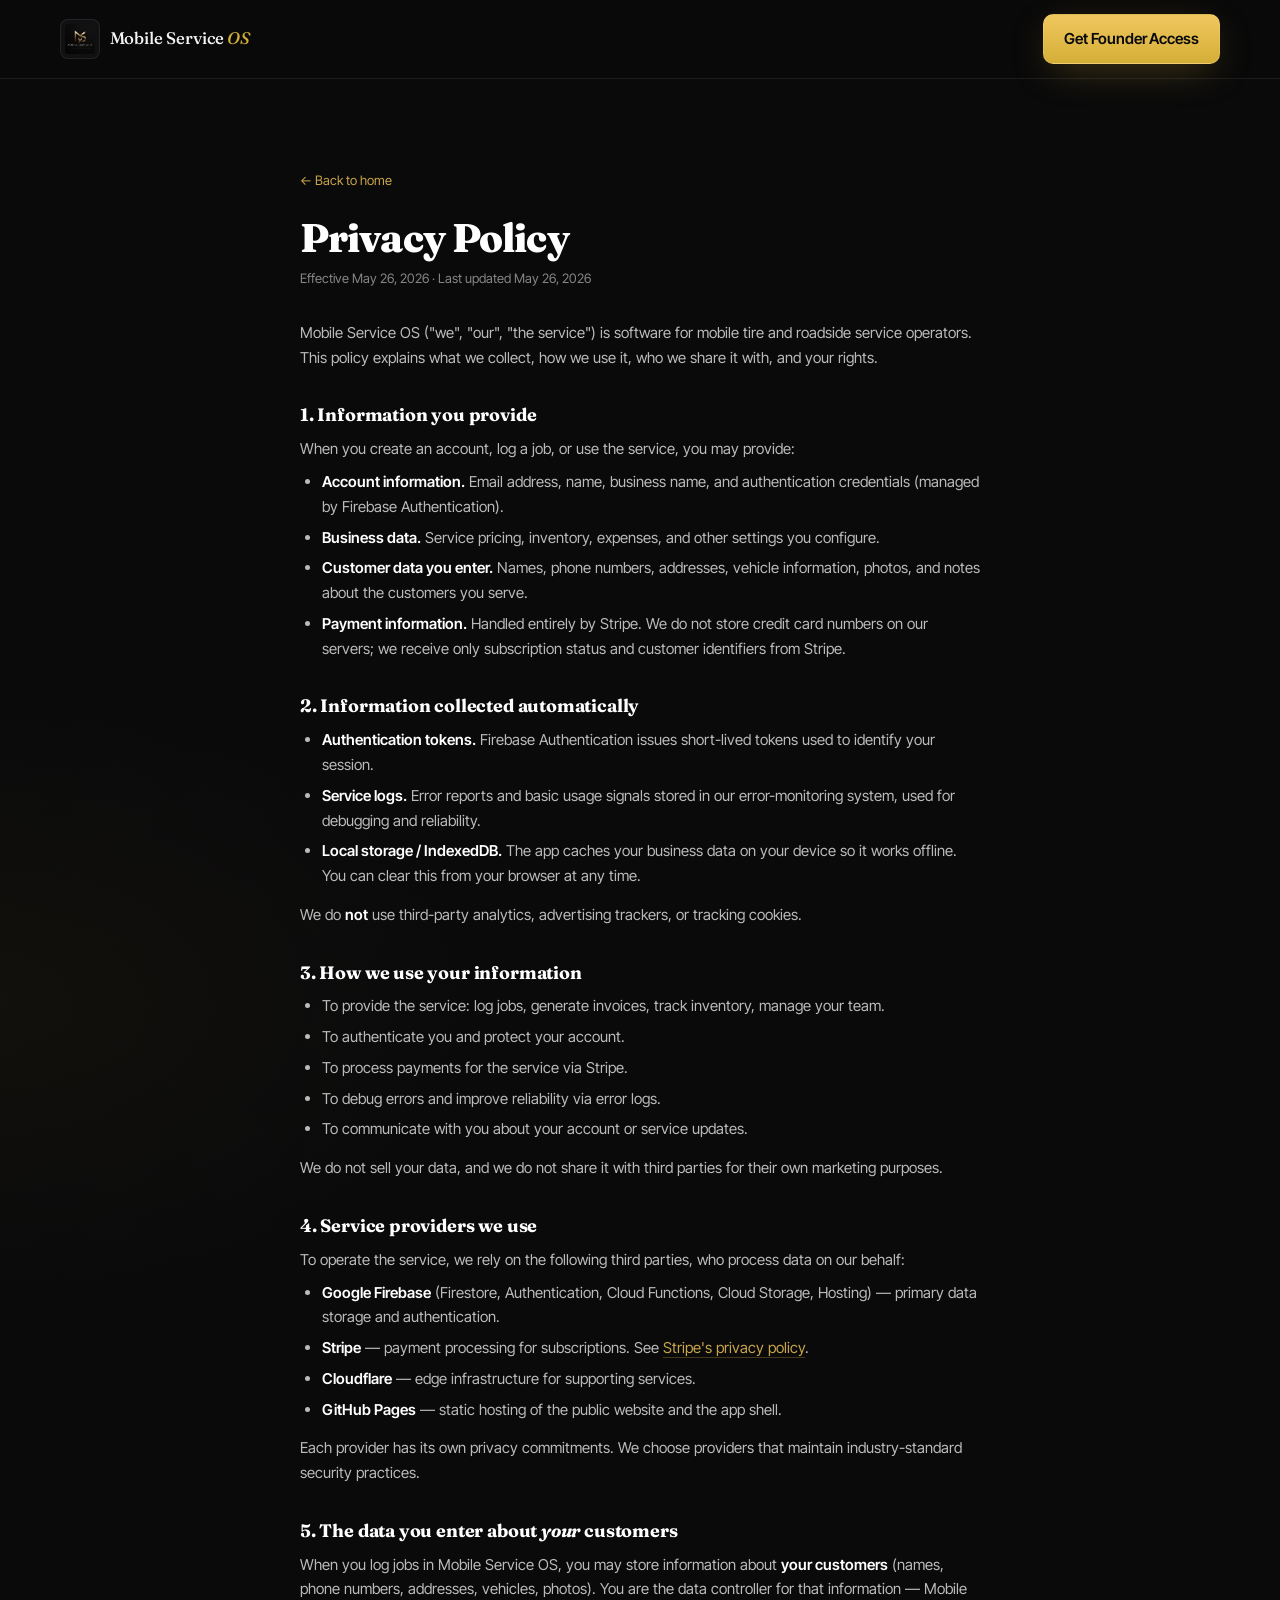
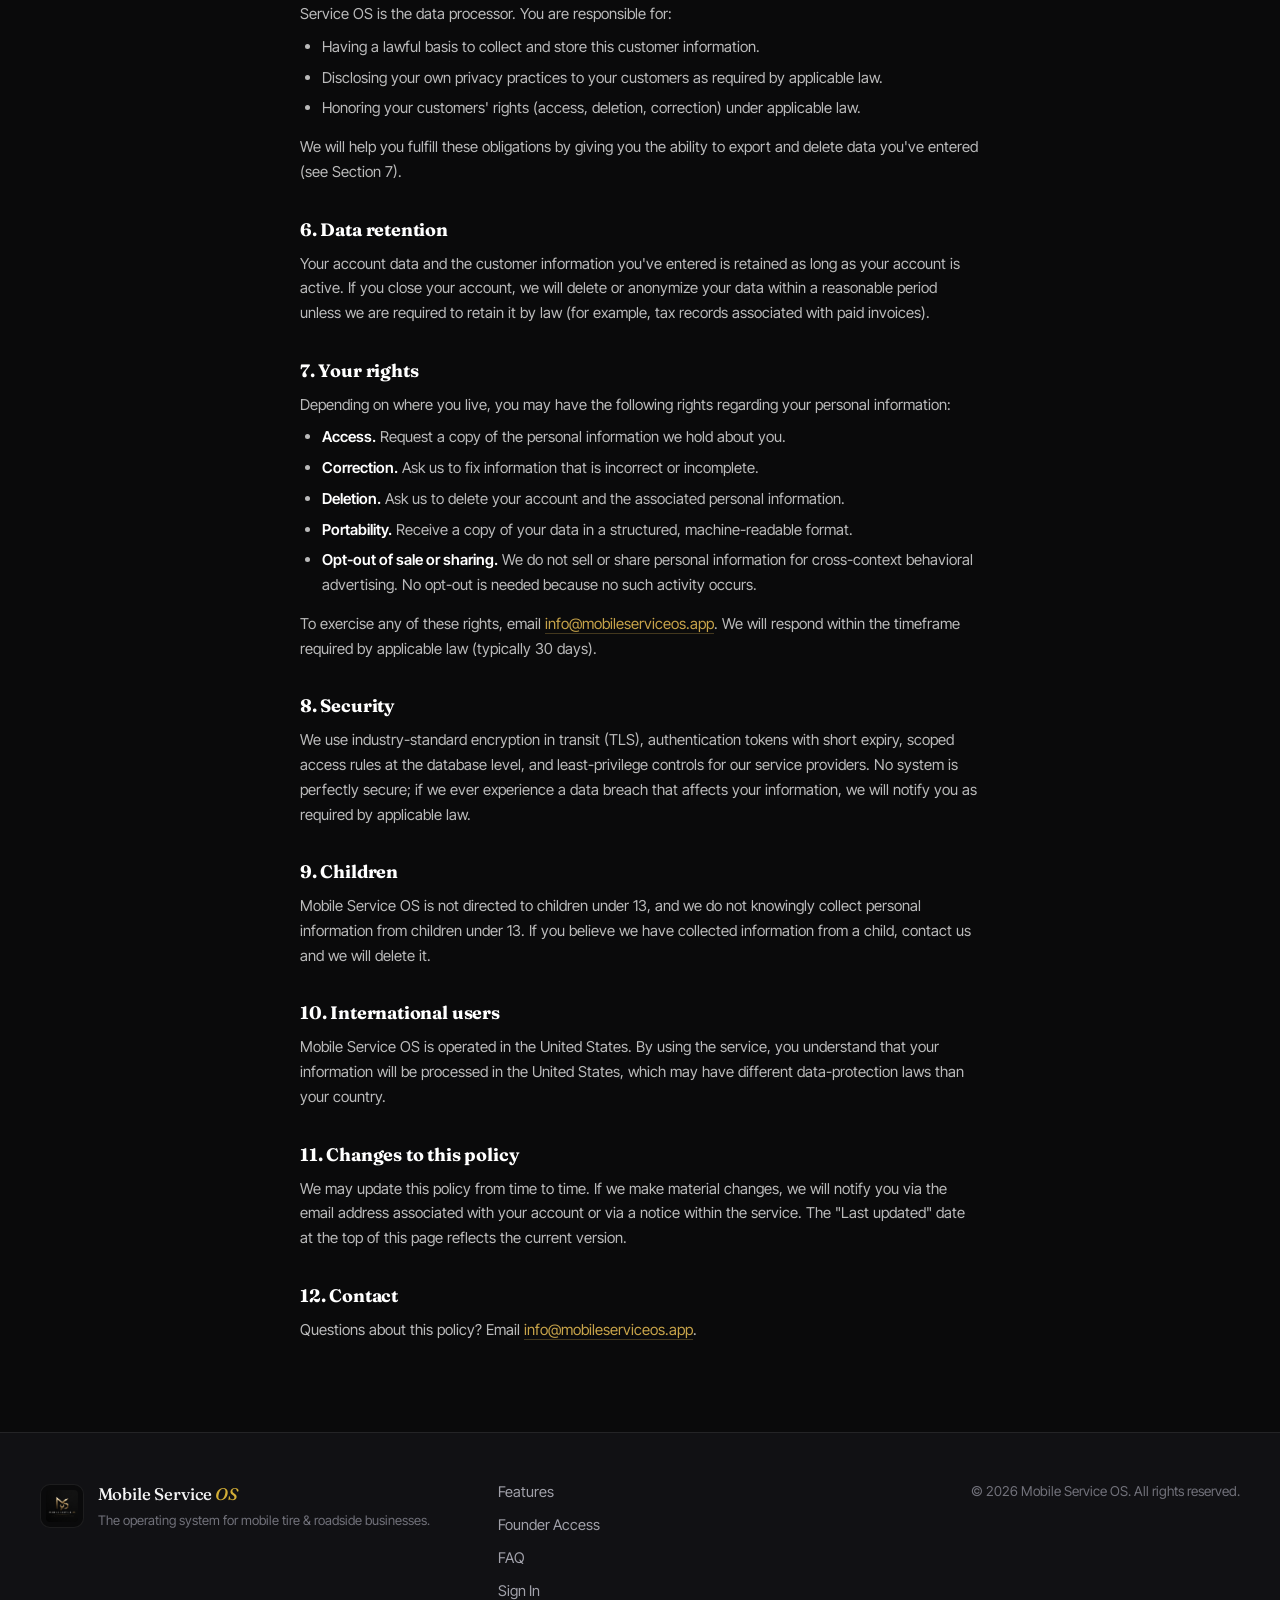
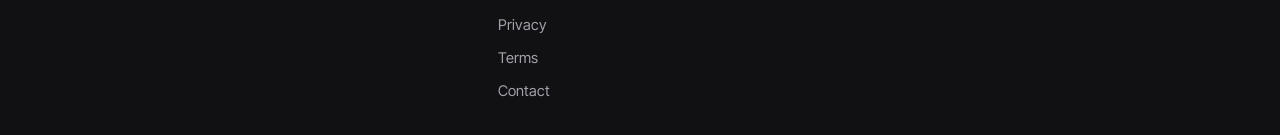
<file: privacy.html>
<!DOCTYPE html>
<html lang="en">
<head>
<meta charset="UTF-8" />
<meta name="viewport" content="width=device-width, initial-scale=1.0, viewport-fit=cover" />
<meta name="theme-color" content="#0a0a0a" />

<title>Privacy Policy | Mobile Service OS</title>
<meta name="description" content="How Mobile Service OS handles your data: what we collect, how we use it, and your rights." />
<meta name="robots" content="index, follow" />
<link rel="canonical" href="https://mobileserviceos.app/privacy.html" />

<link rel="icon" type="image/png" href="logo.png" />
<link rel="apple-touch-icon" href="logo.png" />

<link rel="preconnect" href="https://fonts.googleapis.com" />
<link rel="preconnect" href="https://fonts.gstatic.com" crossorigin />
<link href="https://fonts.googleapis.com/css2?family=Fraunces:opsz,wght@9..144,300;9..144,400;9..144,500;9..144,600;9..144,700;9..144,800&family=Inter+Tight:wght@400;500;600;700&family=JetBrains+Mono:wght@400;500&display=swap" rel="stylesheet" />

<link rel="stylesheet" href="styles.css" />

<style>
  .legal {
    max-width: 760px;
    margin: 0 auto;
    padding: clamp(48px, 7vw, 96px) clamp(20px, 4vw, 40px);
    color: rgba(255,255,255,0.78);
    line-height: 1.65;
    font-size: 15px;
  }
  .legal h1 {
    font-size: clamp(28px, 4vw, 40px);
    font-weight: 800;
    letter-spacing: -0.022em;
    line-height: 1.1;
    color: #fff;
    margin: 0 0 8px;
  }
  .legal .legal-meta {
    color: rgba(255,255,255,0.5);
    font-size: 13px;
    margin-bottom: 32px;
  }
  .legal h2 {
    font-size: 18px;
    font-weight: 700;
    color: #fff;
    letter-spacing: -0.01em;
    margin: 36px 0 12px;
  }
  .legal p, .legal li {
    color: rgba(255,255,255,0.72);
  }
  .legal ul {
    padding-left: 22px;
    margin: 8px 0 14px;
  }
  .legal li { margin: 6px 0; }
  .legal a {
    color: #c8a44a;
    text-decoration: none;
    border-bottom: 1px solid rgba(200,164,74,0.3);
  }
  .legal a:hover { border-bottom-color: #c8a44a; }
  .legal strong { color: #fff; font-weight: 600; }
  .legal-back {
    display: inline-flex;
    align-items: center;
    gap: 6px;
    color: rgba(255,255,255,0.6);
    text-decoration: none;
    font-size: 13px;
    margin-bottom: 24px;
    border-bottom: 0 !important;
  }
  .legal-back:hover { color: #c8a44a; }
</style>
</head>
<body>

<header class="nav" role="banner">
  <div class="nav-inner">
    <a href="/" class="brand" aria-label="Mobile Service OS home">
      <img src="logo.png" alt="Mobile Service OS" width="44" height="44" />
      <span class="brand-text">
        <span class="brand-name">Mobile Service<span class="gold"> OS</span></span>
      </span>
    </a>
    <div class="nav-cta">
      <a class="btn btn-gold" href="https://app.mobileserviceos.app">Get Founder Access</a>
    </div>
  </div>
</header>

<main class="legal">
  <a class="legal-back" href="/">← Back to home</a>
  <h1>Privacy Policy</h1>
  <p class="legal-meta">Effective May 26, 2026 · Last updated May 26, 2026</p>

  <p>
    Mobile Service OS ("we", "our", "the service") is software for mobile tire and roadside service operators. This policy explains what we collect, how we use it, who we share it with, and your rights.
  </p>

  <h2>1. Information you provide</h2>
  <p>When you create an account, log a job, or use the service, you may provide:</p>
  <ul>
    <li><strong>Account information.</strong> Email address, name, business name, and authentication credentials (managed by Firebase Authentication).</li>
    <li><strong>Business data.</strong> Service pricing, inventory, expenses, and other settings you configure.</li>
    <li><strong>Customer data you enter.</strong> Names, phone numbers, addresses, vehicle information, photos, and notes about the customers you serve.</li>
    <li><strong>Payment information.</strong> Handled entirely by Stripe. We do not store credit card numbers on our servers; we receive only subscription status and customer identifiers from Stripe.</li>
  </ul>

  <h2>2. Information collected automatically</h2>
  <ul>
    <li><strong>Authentication tokens.</strong> Firebase Authentication issues short-lived tokens used to identify your session.</li>
    <li><strong>Service logs.</strong> Error reports and basic usage signals stored in our error-monitoring system, used for debugging and reliability.</li>
    <li><strong>Local storage / IndexedDB.</strong> The app caches your business data on your device so it works offline. You can clear this from your browser at any time.</li>
  </ul>
  <p>We do <strong>not</strong> use third-party analytics, advertising trackers, or tracking cookies.</p>

  <h2>3. How we use your information</h2>
  <ul>
    <li>To provide the service: log jobs, generate invoices, track inventory, manage your team.</li>
    <li>To authenticate you and protect your account.</li>
    <li>To process payments for the service via Stripe.</li>
    <li>To debug errors and improve reliability via error logs.</li>
    <li>To communicate with you about your account or service updates.</li>
  </ul>
  <p>We do not sell your data, and we do not share it with third parties for their own marketing purposes.</p>

  <h2>4. Service providers we use</h2>
  <p>To operate the service, we rely on the following third parties, who process data on our behalf:</p>
  <ul>
    <li><strong>Google Firebase</strong> (Firestore, Authentication, Cloud Functions, Cloud Storage, Hosting) — primary data storage and authentication.</li>
    <li><strong>Stripe</strong> — payment processing for subscriptions. See <a href="https://stripe.com/privacy" target="_blank" rel="noopener noreferrer">Stripe's privacy policy</a>.</li>
    <li><strong>Cloudflare</strong> — edge infrastructure for supporting services.</li>
    <li><strong>GitHub Pages</strong> — static hosting of the public website and the app shell.</li>
  </ul>
  <p>Each provider has its own privacy commitments. We choose providers that maintain industry-standard security practices.</p>

  <h2>5. The data you enter about <em>your</em> customers</h2>
  <p>
    When you log jobs in Mobile Service OS, you may store information about <strong>your customers</strong> (names, phone numbers, addresses, vehicles, photos). You are the data controller for that information — Mobile Service OS is the data processor. You are responsible for:
  </p>
  <ul>
    <li>Having a lawful basis to collect and store this customer information.</li>
    <li>Disclosing your own privacy practices to your customers as required by applicable law.</li>
    <li>Honoring your customers' rights (access, deletion, correction) under applicable law.</li>
  </ul>
  <p>
    We will help you fulfill these obligations by giving you the ability to export and delete data you've entered (see Section 7).
  </p>

  <h2>6. Data retention</h2>
  <p>
    Your account data and the customer information you've entered is retained as long as your account is active. If you close your account, we will delete or anonymize your data within a reasonable period unless we are required to retain it by law (for example, tax records associated with paid invoices).
  </p>

  <h2>7. Your rights</h2>
  <p>Depending on where you live, you may have the following rights regarding your personal information:</p>
  <ul>
    <li><strong>Access.</strong> Request a copy of the personal information we hold about you.</li>
    <li><strong>Correction.</strong> Ask us to fix information that is incorrect or incomplete.</li>
    <li><strong>Deletion.</strong> Ask us to delete your account and the associated personal information.</li>
    <li><strong>Portability.</strong> Receive a copy of your data in a structured, machine-readable format.</li>
    <li><strong>Opt-out of sale or sharing.</strong> We do not sell or share personal information for cross-context behavioral advertising. No opt-out is needed because no such activity occurs.</li>
  </ul>
  <p>
    To exercise any of these rights, email <a href="mailto:info@mobileserviceos.app">info@mobileserviceos.app</a>. We will respond within the timeframe required by applicable law (typically 30 days).
  </p>

  <h2>8. Security</h2>
  <p>
    We use industry-standard encryption in transit (TLS), authentication tokens with short expiry, scoped access rules at the database level, and least-privilege controls for our service providers. No system is perfectly secure; if we ever experience a data breach that affects your information, we will notify you as required by applicable law.
  </p>

  <h2>9. Children</h2>
  <p>
    Mobile Service OS is not directed to children under 13, and we do not knowingly collect personal information from children under 13. If you believe we have collected information from a child, contact us and we will delete it.
  </p>

  <h2>10. International users</h2>
  <p>
    Mobile Service OS is operated in the United States. By using the service, you understand that your information will be processed in the United States, which may have different data-protection laws than your country.
  </p>

  <h2>11. Changes to this policy</h2>
  <p>
    We may update this policy from time to time. If we make material changes, we will notify you via the email address associated with your account or via a notice within the service. The "Last updated" date at the top of this page reflects the current version.
  </p>

  <h2>12. Contact</h2>
  <p>
    Questions about this policy? Email <a href="mailto:info@mobileserviceos.app">info@mobileserviceos.app</a>.
  </p>
</main>

<footer class="footer" role="contentinfo">
  <div class="footer-inner">
    <div class="footer-brand">
      <img src="logo.png" alt="Mobile Service OS" width="36" height="36" />
      <div>
        <div class="brand-name">Mobile Service<span class="gold"> OS</span></div>
        <div class="brand-tag">The operating system for mobile tire &amp; roadside businesses.</div>
      </div>
    </div>
    <nav class="footer-links" aria-label="Footer">
      <a href="/#features">Features</a>
      <a href="/#plans">Founder Access</a>
      <a href="/#faq">FAQ</a>
      <a href="https://app.mobileserviceos.app">Sign In</a>
      <a href="/privacy.html">Privacy</a>
      <a href="/terms.html">Terms</a>
      <a href="mailto:info@mobileserviceos.app">Contact</a>
    </nav>
    <div class="footer-meta">
      <span>© 2026 Mobile Service OS. All rights reserved.</span>
    </div>
  </div>
</footer>

</body>
</html>
</file>
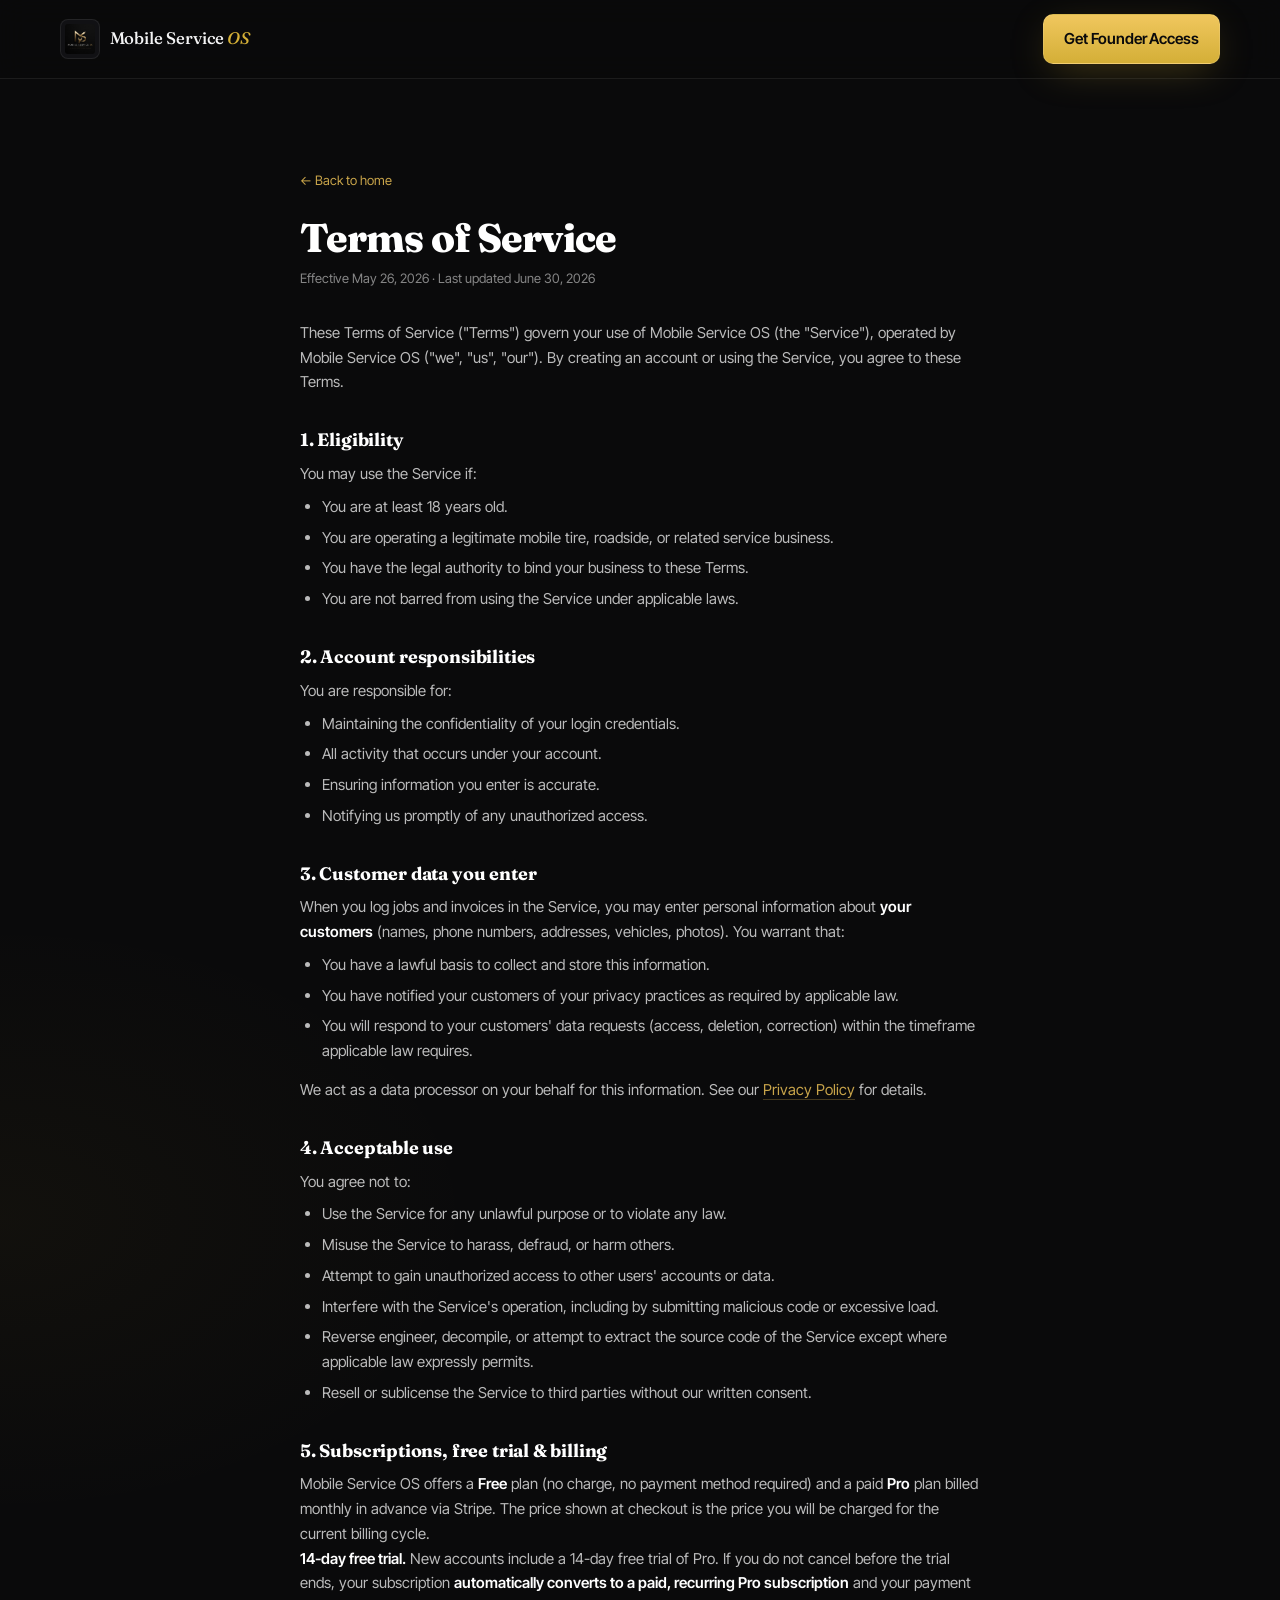
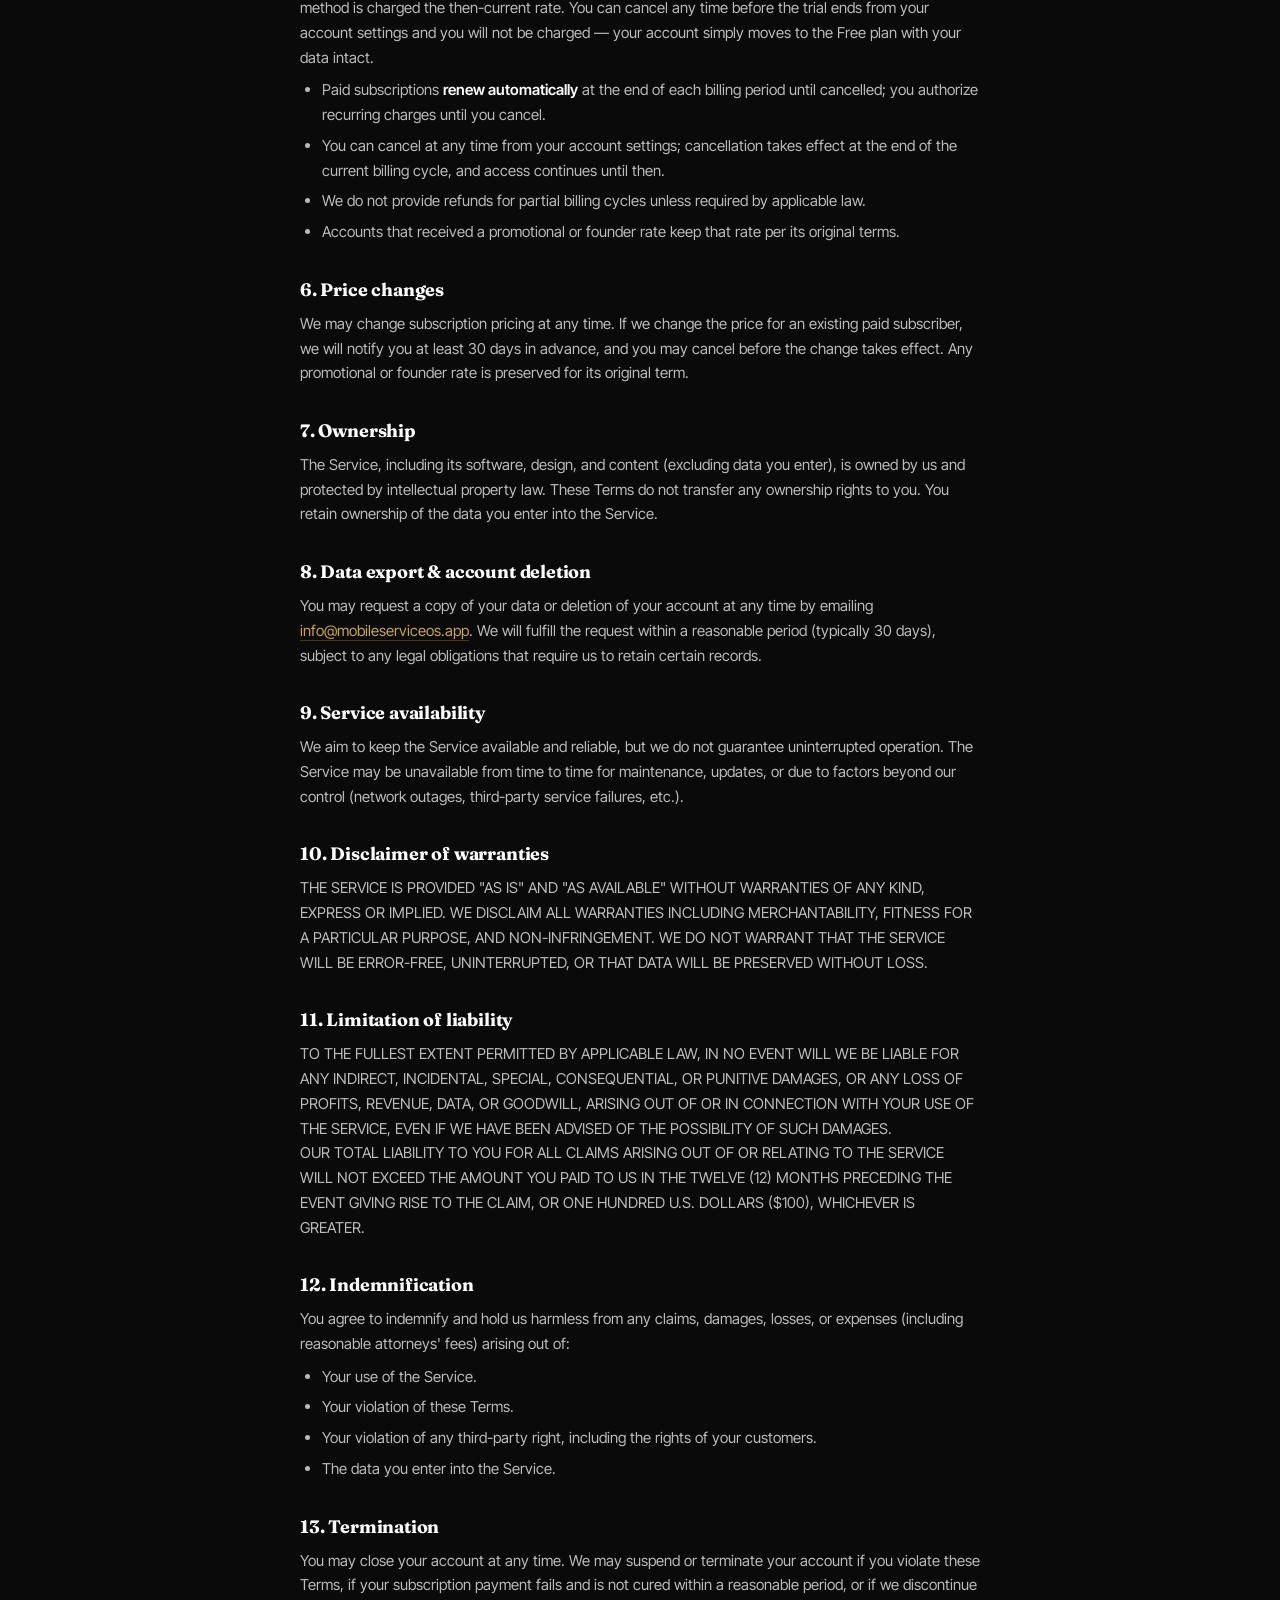
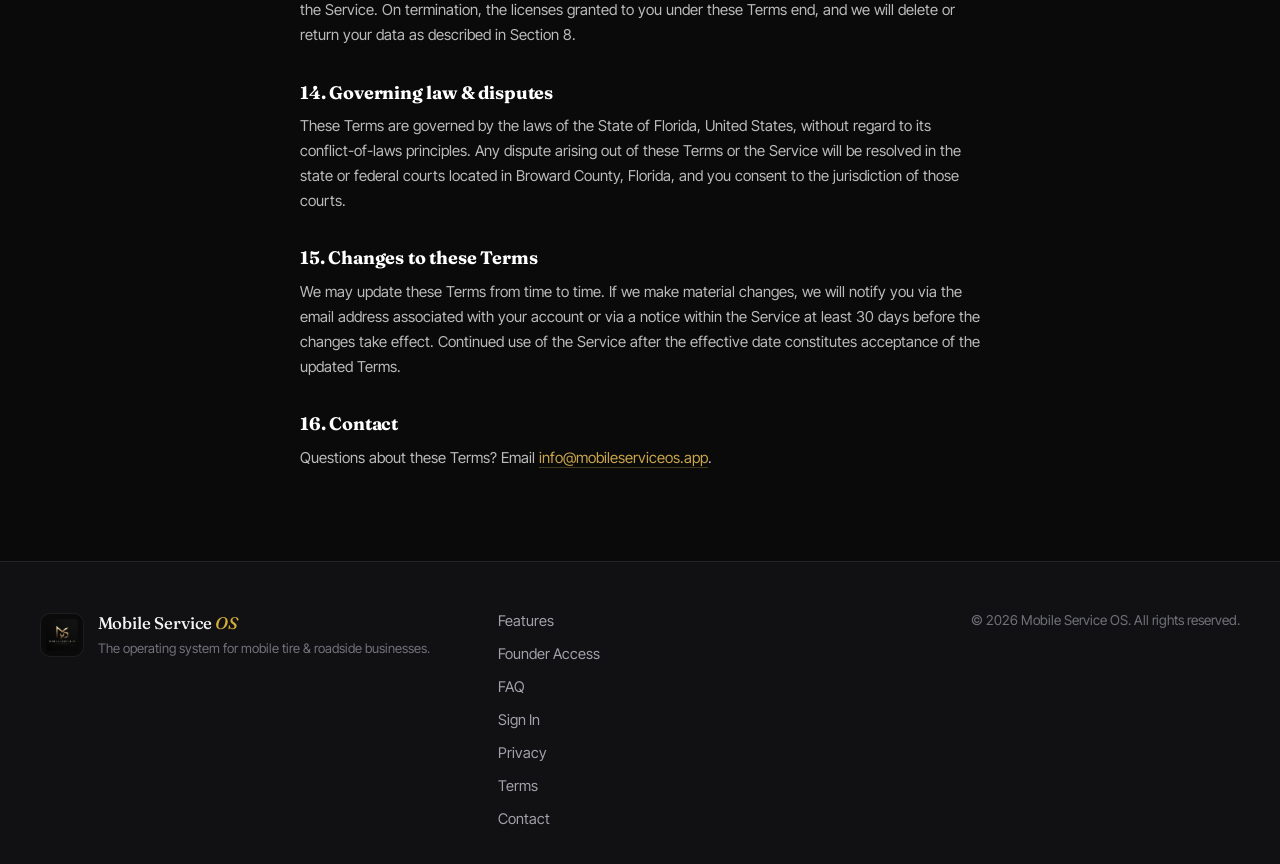
<file: terms.html>
<!DOCTYPE html>
<html lang="en">
<head>
<meta charset="UTF-8" />
<meta name="viewport" content="width=device-width, initial-scale=1.0, viewport-fit=cover" />
<meta name="theme-color" content="#0a0a0a" />

<title>Terms of Service | Mobile Service OS</title>
<meta name="description" content="The rules and agreement for using Mobile Service OS." />
<meta name="robots" content="index, follow" />
<link rel="canonical" href="https://mobileserviceos.app/terms.html" />

<link rel="icon" type="image/png" href="logo.png" />
<link rel="apple-touch-icon" href="logo.png" />

<link rel="preconnect" href="https://fonts.googleapis.com" />
<link rel="preconnect" href="https://fonts.gstatic.com" crossorigin />
<link href="https://fonts.googleapis.com/css2?family=Fraunces:opsz,wght@9..144,300;9..144,400;9..144,500;9..144,600;9..144,700;9..144,800&family=Inter+Tight:wght@400;500;600;700&family=JetBrains+Mono:wght@400;500&display=swap" rel="stylesheet" />

<link rel="stylesheet" href="styles.css" />

<style>
  .legal {
    max-width: 760px;
    margin: 0 auto;
    padding: clamp(48px, 7vw, 96px) clamp(20px, 4vw, 40px);
    color: rgba(255,255,255,0.78);
    line-height: 1.65;
    font-size: 15px;
  }
  .legal h1 {
    font-size: clamp(28px, 4vw, 40px);
    font-weight: 800;
    letter-spacing: -0.022em;
    line-height: 1.1;
    color: #fff;
    margin: 0 0 8px;
  }
  .legal .legal-meta {
    color: rgba(255,255,255,0.5);
    font-size: 13px;
    margin-bottom: 32px;
  }
  .legal h2 {
    font-size: 18px;
    font-weight: 700;
    color: #fff;
    letter-spacing: -0.01em;
    margin: 36px 0 12px;
  }
  .legal p, .legal li {
    color: rgba(255,255,255,0.72);
  }
  .legal ul {
    padding-left: 22px;
    margin: 8px 0 14px;
  }
  .legal li { margin: 6px 0; }
  .legal a {
    color: #c8a44a;
    text-decoration: none;
    border-bottom: 1px solid rgba(200,164,74,0.3);
  }
  .legal a:hover { border-bottom-color: #c8a44a; }
  .legal strong { color: #fff; font-weight: 600; }
  .legal-back {
    display: inline-flex;
    align-items: center;
    gap: 6px;
    color: rgba(255,255,255,0.6);
    text-decoration: none;
    font-size: 13px;
    margin-bottom: 24px;
    border-bottom: 0 !important;
  }
  .legal-back:hover { color: #c8a44a; }
</style>
</head>
<body>

<header class="nav" role="banner">
  <div class="nav-inner">
    <a href="/" class="brand" aria-label="Mobile Service OS home">
      <img src="logo.png" alt="Mobile Service OS" width="44" height="44" />
      <span class="brand-text">
        <span class="brand-name">Mobile Service<span class="gold"> OS</span></span>
      </span>
    </a>
    <div class="nav-cta">
      <a class="btn btn-gold" href="https://app.mobileserviceos.app">Get Founder Access</a>
    </div>
  </div>
</header>

<main class="legal">
  <a class="legal-back" href="/">← Back to home</a>
  <h1>Terms of Service</h1>
  <p class="legal-meta">Effective May 26, 2026 · Last updated June 30, 2026</p>

  <p>
    These Terms of Service ("Terms") govern your use of Mobile Service OS (the "Service"), operated by Mobile Service OS ("we", "us", "our"). By creating an account or using the Service, you agree to these Terms.
  </p>

  <h2>1. Eligibility</h2>
  <p>You may use the Service if:</p>
  <ul>
    <li>You are at least 18 years old.</li>
    <li>You are operating a legitimate mobile tire, roadside, or related service business.</li>
    <li>You have the legal authority to bind your business to these Terms.</li>
    <li>You are not barred from using the Service under applicable laws.</li>
  </ul>

  <h2>2. Account responsibilities</h2>
  <p>You are responsible for:</p>
  <ul>
    <li>Maintaining the confidentiality of your login credentials.</li>
    <li>All activity that occurs under your account.</li>
    <li>Ensuring information you enter is accurate.</li>
    <li>Notifying us promptly of any unauthorized access.</li>
  </ul>

  <h2>3. Customer data you enter</h2>
  <p>
    When you log jobs and invoices in the Service, you may enter personal information about <strong>your customers</strong> (names, phone numbers, addresses, vehicles, photos). You warrant that:
  </p>
  <ul>
    <li>You have a lawful basis to collect and store this information.</li>
    <li>You have notified your customers of your privacy practices as required by applicable law.</li>
    <li>You will respond to your customers' data requests (access, deletion, correction) within the timeframe applicable law requires.</li>
  </ul>
  <p>We act as a data processor on your behalf for this information. See our <a href="/privacy.html">Privacy Policy</a> for details.</p>

  <h2>4. Acceptable use</h2>
  <p>You agree not to:</p>
  <ul>
    <li>Use the Service for any unlawful purpose or to violate any law.</li>
    <li>Misuse the Service to harass, defraud, or harm others.</li>
    <li>Attempt to gain unauthorized access to other users' accounts or data.</li>
    <li>Interfere with the Service's operation, including by submitting malicious code or excessive load.</li>
    <li>Reverse engineer, decompile, or attempt to extract the source code of the Service except where applicable law expressly permits.</li>
    <li>Resell or sublicense the Service to third parties without our written consent.</li>
  </ul>

  <h2>5. Subscriptions, free trial &amp; billing</h2>
  <p>
    Mobile Service OS offers a <strong>Free</strong> plan (no charge, no payment method required) and a paid <strong>Pro</strong> plan billed monthly in advance via Stripe. The price shown at checkout is the price you will be charged for the current billing cycle.
  </p>
  <p>
    <strong>14-day free trial.</strong> New accounts include a 14-day free trial of Pro. If you do not cancel before the trial ends, your subscription <strong>automatically converts to a paid, recurring Pro subscription</strong> and your payment method is charged the then-current rate. You can cancel any time before the trial ends from your account settings and you will not be charged — your account simply moves to the Free plan with your data intact.
  </p>
  <ul>
    <li>Paid subscriptions <strong>renew automatically</strong> at the end of each billing period until cancelled; you authorize recurring charges until you cancel.</li>
    <li>You can cancel at any time from your account settings; cancellation takes effect at the end of the current billing cycle, and access continues until then.</li>
    <li>We do not provide refunds for partial billing cycles unless required by applicable law.</li>
    <li>Accounts that received a promotional or founder rate keep that rate per its original terms.</li>
  </ul>

  <h2>6. Price changes</h2>
  <p>
    We may change subscription pricing at any time. If we change the price for an existing paid subscriber, we will notify you at least 30 days in advance, and you may cancel before the change takes effect. Any promotional or founder rate is preserved for its original term.
  </p>

  <h2>7. Ownership</h2>
  <p>
    The Service, including its software, design, and content (excluding data you enter), is owned by us and protected by intellectual property law. These Terms do not transfer any ownership rights to you. You retain ownership of the data you enter into the Service.
  </p>

  <h2>8. Data export &amp; account deletion</h2>
  <p>
    You may request a copy of your data or deletion of your account at any time by emailing <a href="mailto:info@mobileserviceos.app">info@mobileserviceos.app</a>. We will fulfill the request within a reasonable period (typically 30 days), subject to any legal obligations that require us to retain certain records.
  </p>

  <h2>9. Service availability</h2>
  <p>
    We aim to keep the Service available and reliable, but we do not guarantee uninterrupted operation. The Service may be unavailable from time to time for maintenance, updates, or due to factors beyond our control (network outages, third-party service failures, etc.).
  </p>

  <h2>10. Disclaimer of warranties</h2>
  <p>
    THE SERVICE IS PROVIDED "AS IS" AND "AS AVAILABLE" WITHOUT WARRANTIES OF ANY KIND, EXPRESS OR IMPLIED. WE DISCLAIM ALL WARRANTIES INCLUDING MERCHANTABILITY, FITNESS FOR A PARTICULAR PURPOSE, AND NON-INFRINGEMENT. WE DO NOT WARRANT THAT THE SERVICE WILL BE ERROR-FREE, UNINTERRUPTED, OR THAT DATA WILL BE PRESERVED WITHOUT LOSS.
  </p>

  <h2>11. Limitation of liability</h2>
  <p>
    TO THE FULLEST EXTENT PERMITTED BY APPLICABLE LAW, IN NO EVENT WILL WE BE LIABLE FOR ANY INDIRECT, INCIDENTAL, SPECIAL, CONSEQUENTIAL, OR PUNITIVE DAMAGES, OR ANY LOSS OF PROFITS, REVENUE, DATA, OR GOODWILL, ARISING OUT OF OR IN CONNECTION WITH YOUR USE OF THE SERVICE, EVEN IF WE HAVE BEEN ADVISED OF THE POSSIBILITY OF SUCH DAMAGES.
  </p>
  <p>
    OUR TOTAL LIABILITY TO YOU FOR ALL CLAIMS ARISING OUT OF OR RELATING TO THE SERVICE WILL NOT EXCEED THE AMOUNT YOU PAID TO US IN THE TWELVE (12) MONTHS PRECEDING THE EVENT GIVING RISE TO THE CLAIM, OR ONE HUNDRED U.S. DOLLARS ($100), WHICHEVER IS GREATER.
  </p>

  <h2>12. Indemnification</h2>
  <p>
    You agree to indemnify and hold us harmless from any claims, damages, losses, or expenses (including reasonable attorneys' fees) arising out of:
  </p>
  <ul>
    <li>Your use of the Service.</li>
    <li>Your violation of these Terms.</li>
    <li>Your violation of any third-party right, including the rights of your customers.</li>
    <li>The data you enter into the Service.</li>
  </ul>

  <h2>13. Termination</h2>
  <p>
    You may close your account at any time. We may suspend or terminate your account if you violate these Terms, if your subscription payment fails and is not cured within a reasonable period, or if we discontinue the Service. On termination, the licenses granted to you under these Terms end, and we will delete or return your data as described in Section 8.
  </p>

  <h2>14. Governing law &amp; disputes</h2>
  <p>
    These Terms are governed by the laws of the State of Florida, United States, without regard to its conflict-of-laws principles. Any dispute arising out of these Terms or the Service will be resolved in the state or federal courts located in Broward County, Florida, and you consent to the jurisdiction of those courts.
  </p>

  <h2>15. Changes to these Terms</h2>
  <p>
    We may update these Terms from time to time. If we make material changes, we will notify you via the email address associated with your account or via a notice within the Service at least 30 days before the changes take effect. Continued use of the Service after the effective date constitutes acceptance of the updated Terms.
  </p>

  <h2>16. Contact</h2>
  <p>
    Questions about these Terms? Email <a href="mailto:info@mobileserviceos.app">info@mobileserviceos.app</a>.
  </p>
</main>

<footer class="footer" role="contentinfo">
  <div class="footer-inner">
    <div class="footer-brand">
      <img src="logo.png" alt="Mobile Service OS" width="36" height="36" />
      <div>
        <div class="brand-name">Mobile Service<span class="gold"> OS</span></div>
        <div class="brand-tag">The operating system for mobile tire &amp; roadside businesses.</div>
      </div>
    </div>
    <nav class="footer-links" aria-label="Footer">
      <a href="/#features">Features</a>
      <a href="/#plans">Founder Access</a>
      <a href="/#faq">FAQ</a>
      <a href="https://app.mobileserviceos.app">Sign In</a>
      <a href="/privacy.html">Privacy</a>
      <a href="/terms.html">Terms</a>
      <a href="mailto:info@mobileserviceos.app">Contact</a>
    </nav>
    <div class="footer-meta">
      <span>© 2026 Mobile Service OS. All rights reserved.</span>
    </div>
  </div>
</footer>

</body>
</html>
</file>
<file: styles.css>
/* =========================================================
   MOBILE SERVICE OS — Landing Page Styles
   Theme: Premium SaaS · Black/Gold · Dark · Mobile-first
   ========================================================= */

:root {
  /* Color system */
  --bg: #0a0a0b;
  --bg-elev: #111114;
  --bg-card: #15151a;
  --bg-card-2: #1a1a20;
  --border: rgba(255, 255, 255, 0.08);
  --border-strong: rgba(255, 255, 255, 0.14);
  --text: #f4f4f5;
  --text-muted: #a1a1aa;
  --text-dim: #71717a;

  --gold: #d4af37;
  --gold-bright: #f0c75e;
  --gold-deep: #a8851d;
  --gold-soft: rgba(212, 175, 55, 0.12);

  --green: #34d399;
  --amber: #fbbf24;

  /* Type */
  --font-display: 'Fraunces', Georgia, 'Times New Roman', serif;
  --font-body: 'Inter Tight', system-ui, -apple-system, sans-serif;
  --font-mono: 'JetBrains Mono', ui-monospace, monospace;

  /* Layout */
  --container: 1200px;
  --radius: 14px;
  --radius-lg: 20px;
  --shadow-card: 0 1px 0 rgba(255,255,255,0.04) inset, 0 30px 60px -30px rgba(0,0,0,0.6);
  --shadow-gold: 0 10px 40px -10px rgba(212, 175, 55, 0.35);
}

* { box-sizing: border-box; }
*::selection { background: var(--gold); color: #0a0a0b; }

html, body {
  margin: 0;
  padding: 0;
  background: var(--bg);
  color: var(--text);
  font-family: var(--font-body);
  font-size: 16px;
  line-height: 1.6;
  -webkit-font-smoothing: antialiased;
  -moz-osx-font-smoothing: grayscale;
  text-rendering: optimizeLegibility;
  overflow-x: hidden;
}

body {
  background:
    radial-gradient(1000px 600px at 80% -10%, rgba(212, 175, 55, 0.08), transparent 60%),
    radial-gradient(800px 500px at 0% 30%, rgba(212, 175, 55, 0.04), transparent 60%),
    var(--bg);
}

img { max-width: 100%; display: block; }
a { color: inherit; text-decoration: none; }
button { font: inherit; cursor: pointer; }

/* Grain overlay */
.grain {
  position: fixed; inset: 0; pointer-events: none; z-index: 1;
  opacity: 0.04;
  background-image: url("data:image/svg+xml;utf8,<svg xmlns='http://www.w3.org/2000/svg' width='200' height='200'><filter id='n'><feTurbulence type='fractalNoise' baseFrequency='0.9' numOctaves='2' stitchTiles='stitch'/></filter><rect width='100%' height='100%' filter='url(%23n)' opacity='0.6'/></svg>");
  mix-blend-mode: overlay;
}

/* Typography */
h1, h2, h3 {
  font-family: var(--font-display);
  font-weight: 600;
  letter-spacing: -0.02em;
  line-height: 1.05;
  color: var(--text);
  margin: 0;
}
h1 { font-size: clamp(2.2rem, 6vw, 4.5rem); font-weight: 500; }
h1 em { font-style: italic; color: var(--gold); font-weight: 500; }
h2 { font-size: clamp(1.8rem, 4vw, 2.8rem); }
h3 { font-size: 1.15rem; font-weight: 600; letter-spacing: -0.01em; }

p { margin: 0; color: var(--text-muted); }

.gold { color: var(--gold); font-style: italic; font-family: var(--font-display); font-weight: 500; }

.kicker {
  display: inline-block;
  text-transform: uppercase;
  letter-spacing: 0.18em;
  font-size: 0.72rem;
  font-weight: 600;
  color: var(--text-dim);
  margin-bottom: 0.9rem;
  font-family: var(--font-mono);
}
.kicker.gold-kicker { color: var(--gold); }

/* Buttons */
.btn {
  display: inline-flex;
  align-items: center;
  justify-content: center;
  gap: 0.5rem;
  padding: 0.75rem 1.25rem;
  border-radius: 10px;
  font-weight: 600;
  font-size: 0.95rem;
  letter-spacing: -0.005em;
  transition: transform 0.2s ease, background 0.2s ease, border-color 0.2s ease, box-shadow 0.25s ease;
  border: 1px solid transparent;
  white-space: nowrap;
}
.btn-lg { padding: 0.95rem 1.5rem; font-size: 1rem; }
.btn:hover { transform: translateY(-1px); }
.btn:active { transform: translateY(0); }

.btn-gold {
  background: linear-gradient(180deg, var(--gold-bright), var(--gold));
  color: #0a0a0b;
  box-shadow: var(--shadow-gold);
  border-color: rgba(255,255,255,0.12);
}
.btn-gold:hover { background: linear-gradient(180deg, #fad277, var(--gold-bright)); }

.btn-outline {
  background: transparent;
  color: var(--text);
  border-color: var(--border-strong);
}
.btn-outline:hover { background: rgba(255,255,255,0.04); border-color: rgba(255,255,255,0.22); }

.btn-ghost {
  background: transparent;
  color: var(--text-muted);
}
.btn-ghost:hover { color: var(--text); }

/* ==================== NAV ==================== */
.nav {
  position: sticky;
  top: 0;
  z-index: 50;
  backdrop-filter: blur(14px);
  -webkit-backdrop-filter: blur(14px);
  background: rgba(10, 10, 11, 0.72);
  border-bottom: 1px solid var(--border);
}
.nav-inner {
  max-width: var(--container);
  margin: 0 auto;
  padding: 0.85rem 1.25rem;
  display: flex;
  align-items: center;
  gap: 1.5rem;
}
.brand {
  display: flex;
  align-items: center;
  gap: 0.6rem;
  margin-right: auto;
}
.brand img {
  width: 40px;
  height: 40px;
  object-fit: contain;
  border-radius: 8px;
  background: var(--bg-elev);
  padding: 4px;
  border: 1px solid var(--border);
}
.brand-text { display: flex; flex-direction: column; line-height: 1; }
.brand-name {
  font-family: var(--font-display);
  font-size: 1.05rem;
  font-weight: 500;
  letter-spacing: -0.01em;
  color: var(--text);
  white-space: nowrap;
}

.nav-links {
  display: flex;
  gap: 1.5rem;
  font-size: 0.92rem;
  color: var(--text-muted);
}
.nav-links a:hover { color: var(--text); }

.nav-cta {
  display: flex;
  align-items: center;
  gap: 0.5rem;
}

@media (max-width: 820px) {
  .nav-links { display: none; }
  .nav-cta .btn-ghost { display: none; }
  .nav-inner { padding: 0.7rem 1rem; gap: 0.75rem; }
  .nav-cta .btn { padding: 0.55rem 0.9rem; font-size: 0.85rem; }
  .brand img { width: 34px; height: 34px; }
  .brand-name { font-size: 0.95rem; }
}
@media (max-width: 380px) {
  .brand-name { font-size: 0.88rem; }
}

/* ==================== HERO ==================== */
.hero {
  position: relative;
  max-width: var(--container);
  margin: 0 auto;
  padding: clamp(3rem, 8vw, 6rem) 1.25rem clamp(2rem, 5vw, 4rem);
  display: grid;
  grid-template-columns: 1.15fr 0.85fr;
  gap: 3rem;
  align-items: center;
  z-index: 2;
}
.hero-glow {
  position: absolute;
  top: -10%;
  right: -10%;
  width: 600px;
  height: 600px;
  background: radial-gradient(circle, rgba(212, 175, 55, 0.18), transparent 60%);
  filter: blur(60px);
  pointer-events: none;
  z-index: -1;
}

.eyebrow {
  display: inline-flex;
  align-items: center;
  gap: 0.55rem;
  padding: 0.4rem 0.85rem;
  background: rgba(212, 175, 55, 0.08);
  border: 1px solid rgba(212, 175, 55, 0.2);
  border-radius: 999px;
  font-size: 0.78rem;
  color: var(--gold-bright);
  font-weight: 500;
  margin-bottom: 1.5rem;
}
.eyebrow .dot {
  width: 6px; height: 6px; border-radius: 50%;
  background: var(--green);
  box-shadow: 0 0 8px var(--green);
}

.lede {
  font-size: clamp(1rem, 1.4vw, 1.15rem);
  color: var(--text-muted);
  max-width: 580px;
  margin: 1.5rem 0 2rem;
  line-height: 1.6;
}

.cta-row { display: flex; gap: 0.75rem; flex-wrap: wrap; }
.cta-row.center { justify-content: center; }

.hero-meta {
  list-style: none;
  padding: 0; margin: 2rem 0 0;
  display: flex; gap: 1.5rem; flex-wrap: wrap;
  font-size: 0.88rem; color: var(--text-dim);
}
.hero-meta li { display: flex; align-items: center; gap: 0.4rem; }
.hero-meta span { color: var(--gold); font-weight: 700; }

/* Hero phone mockup */
.hero-mock { display: flex; justify-content: center; align-items: center; }
.phone {
  width: 290px;
  height: 580px;
  background: linear-gradient(180deg, #1c1c22, #0f0f12);
  border-radius: 42px;
  padding: 14px;
  border: 1px solid var(--border-strong);
  box-shadow:
    0 50px 80px -30px rgba(0,0,0,0.6),
    0 0 0 1px rgba(255,255,255,0.04),
    0 0 60px -10px rgba(212, 175, 55, 0.15);
  position: relative;
  transform: rotate(-2deg);
}
.phone-notch {
  position: absolute;
  top: 18px; left: 50%; transform: translateX(-50%);
  width: 100px; height: 22px;
  background: #000;
  border-radius: 999px;
  z-index: 2;
}
.phone-screen {
  width: 100%; height: 100%;
  background: linear-gradient(180deg, #0d0d10, #131318);
  border-radius: 32px;
  padding: 44px 18px 18px;
  display: flex;
  flex-direction: column;
  gap: 14px;
  overflow: hidden;
  position: relative;
}
.mock-header {
  display: flex; justify-content: space-between; align-items: center;
  font-size: 0.78rem; color: var(--text-dim);
  font-family: var(--font-mono);
}
.mock-title { font-family: var(--font-display); color: var(--text); font-size: 0.95rem; font-weight: 600; }
.mock-icon { color: var(--gold); }

.mock-stat {
  background: linear-gradient(135deg, rgba(212,175,55,0.12), rgba(212,175,55,0.03));
  border: 1px solid rgba(212,175,55,0.18);
  border-radius: 14px;
  padding: 14px;
}
.mock-stat-label { font-size: 0.72rem; color: var(--text-dim); text-transform: uppercase; letter-spacing: 0.1em; }
.mock-stat-value {
  font-family: var(--font-display);
  font-size: 1.9rem;
  font-weight: 600;
  color: var(--gold-bright);
  letter-spacing: -0.02em;
  margin-top: 2px;
}
.mock-stat-value span { font-size: 1rem; color: var(--gold-deep); }
.mock-stat-sub { font-size: 0.72rem; color: var(--text-muted); margin-top: 2px; }

.mock-list { display: flex; flex-direction: column; gap: 8px; }
.mock-row {
  display: flex; justify-content: space-between; align-items: center;
  background: rgba(255,255,255,0.03);
  border: 1px solid var(--border);
  border-radius: 10px;
  padding: 10px 12px;
}
.mock-row-l { display: flex; align-items: center; gap: 10px; }
.mock-dot { width: 8px; height: 8px; border-radius: 50%; }
.mock-dot.green { background: var(--green); box-shadow: 0 0 8px var(--green); }
.mock-dot.amber { background: var(--amber); }
.mock-row-title { font-size: 0.78rem; color: var(--text); font-weight: 500; }
.mock-row-sub { font-size: 0.68rem; color: var(--text-dim); margin-top: 1px; }
.mock-row-r { font-size: 0.82rem; color: var(--gold-bright); font-weight: 600; font-family: var(--font-mono); }

.mock-cta {
  margin-top: auto;
  background: linear-gradient(180deg, var(--gold-bright), var(--gold));
  color: #0a0a0b;
  text-align: center;
  padding: 12px;
  border-radius: 10px;
  font-weight: 600;
  font-size: 0.88rem;
}

@media (max-width: 900px) {
  .hero { grid-template-columns: 1fr; gap: 1.5rem; padding-top: 2rem; }
  .hero-mock { order: 2; margin-top: 0.5rem; }
  .phone { transform: rotate(0deg); width: 220px; height: 440px; }
  .phone-screen { padding: 38px 14px 14px; gap: 10px; }
  .mock-stat-value { font-size: 1.5rem; }
  .mock-cta { padding: 10px; font-size: 0.82rem; }
}

@media (max-width: 480px) {
  .phone { width: 200px; height: 400px; }
}

/* ==================== STRIP ==================== */
.strip {
  border-top: 1px solid var(--border);
  border-bottom: 1px solid var(--border);
  background: rgba(255,255,255,0.015);
}
.strip-inner {
  max-width: var(--container);
  margin: 0 auto;
  padding: 1.1rem 1.25rem;
  display: flex;
  justify-content: center;
  align-items: center;
  gap: 1.5rem;
  flex-wrap: wrap;
  font-size: 0.9rem;
  color: var(--text-muted);
}
.strip-inner strong { color: var(--gold-bright); font-weight: 600; font-family: var(--font-display); font-style: italic; margin-right: 4px; }
.dotdiv { color: var(--text-dim); }

/* ==================== SECTIONS ==================== */
.section {
  position: relative;
  padding: clamp(3.5rem, 8vw, 6.5rem) 1.25rem;
}
.section-inner {
  max-width: var(--container);
  margin: 0 auto;
}
.section-head {
  max-width: 760px;
  margin: 0 auto 3rem;
  text-align: center;
}
.section-sub {
  margin-top: 1rem;
  font-size: 1.05rem;
  color: var(--text-muted);
  max-width: 580px;
  margin-left: auto; margin-right: auto;
}

/* PROBLEM */
.problem-grid {
  display: grid;
  grid-template-columns: repeat(auto-fit, minmax(280px, 1fr));
  gap: 1rem;
}
.problem-card {
  background: var(--bg-card);
  border: 1px solid var(--border);
  border-radius: var(--radius);
  padding: 1.5rem;
  transition: border-color 0.2s ease, transform 0.2s ease;
}
.problem-card:hover { border-color: var(--border-strong); transform: translateY(-2px); }
.problem-icon { font-size: 1.5rem; margin-bottom: 0.75rem; }
.problem-card h3 { margin-bottom: 0.4rem; }
.problem-card p { font-size: 0.92rem; }

/* SOLUTION */
.solution-list {
  display: grid;
  grid-template-columns: repeat(auto-fit, minmax(320px, 1fr));
  gap: 1.25rem;
  max-width: 1000px;
  margin: 0 auto;
}
.solution-item {
  display: flex;
  gap: 1.25rem;
  background: var(--bg-card);
  border: 1px solid var(--border);
  border-radius: var(--radius);
  padding: 1.5rem;
  transition: border-color 0.2s ease;
}
.solution-item:hover { border-color: rgba(212, 175, 55, 0.25); }
.solution-item .num {
  font-family: var(--font-display);
  font-style: italic;
  font-size: 1.7rem;
  color: var(--gold);
  font-weight: 500;
  flex-shrink: 0;
}
.solution-item h3 { margin-bottom: 0.35rem; }
.solution-item p { font-size: 0.92rem; }

/* FEATURES */
.feature-grid {
  display: grid;
  grid-template-columns: repeat(auto-fit, minmax(240px, 1fr));
  gap: 1rem;
}
.feature {
  background: linear-gradient(180deg, var(--bg-card), var(--bg-card-2));
  border: 1px solid var(--border);
  border-radius: var(--radius);
  padding: 1.5rem;
  transition: border-color 0.25s ease, transform 0.25s ease, box-shadow 0.25s ease;
  position: relative;
  overflow: hidden;
}
.feature::before {
  content: '';
  position: absolute;
  top: 0; left: 0; right: 0; height: 1px;
  background: linear-gradient(90deg, transparent, rgba(212,175,55,0.4), transparent);
  opacity: 0;
  transition: opacity 0.3s ease;
}
.feature:hover {
  border-color: rgba(212, 175, 55, 0.3);
  transform: translateY(-3px);
  box-shadow: 0 20px 40px -20px rgba(212, 175, 55, 0.15);
}
.feature:hover::before { opacity: 1; }
.feature-icon {
  font-size: 1.5rem;
  margin-bottom: 0.85rem;
  display: inline-flex;
  width: 44px; height: 44px;
  align-items: center; justify-content: center;
  background: rgba(212, 175, 55, 0.08);
  border: 1px solid rgba(212, 175, 55, 0.2);
  border-radius: 10px;
}
.feature h3 { margin-bottom: 0.4rem; display: flex; align-items: center; gap: 0.5rem; flex-wrap: wrap; }
.feature p { font-size: 0.9rem; }

/* Inline Pro badge used in feature card headings */
.pro-tag {
  display: inline-flex;
  align-items: center;
  font-family: var(--font-mono);
  font-size: 0.6rem;
  font-weight: 700;
  letter-spacing: 0.14em;
  text-transform: uppercase;
  color: var(--gold-bright);
  background: rgba(212, 175, 55, 0.1);
  border: 1px solid rgba(212, 175, 55, 0.35);
  border-radius: 999px;
  padding: 0.18rem 0.55rem;
  line-height: 1;
}

/* WORKFLOW */
.workflow {
  background: linear-gradient(180deg, transparent, rgba(212,175,55,0.03), transparent);
}
.flow {
  display: flex;
  flex-wrap: wrap;
  align-items: center;
  justify-content: center;
  gap: 0.75rem;
  list-style: none;
  padding: 0; margin: 0;
}
.flow li {
  display: flex;
  align-items: center;
  gap: 0.6rem;
  background: var(--bg-card);
  border: 1px solid var(--border);
  border-radius: 999px;
  padding: 0.75rem 1.25rem;
  font-size: 0.92rem;
}
.flow li:hover { border-color: rgba(212, 175, 55, 0.3); }
.flow-num {
  font-family: var(--font-mono);
  font-size: 0.72rem;
  color: var(--gold);
  background: var(--gold-soft);
  width: 22px; height: 22px;
  display: inline-flex; align-items: center; justify-content: center;
  border-radius: 50%;
  font-weight: 600;
}
.flow-label { color: var(--text); font-weight: 500; }
.flow-arrow {
  background: transparent !important;
  border: none !important;
  padding: 0 !important;
  color: var(--gold);
  font-size: 1.2rem;
}

/* AUDIENCE */
.audience-grid {
  display: grid;
  grid-template-columns: repeat(auto-fit, minmax(260px, 1fr));
  gap: 1rem;
}
.audience-card {
  background: var(--bg-card);
  border: 1px solid var(--border);
  border-left: 3px solid var(--gold);
  border-radius: var(--radius);
  padding: 1.5rem;
  transition: transform 0.2s ease;
}
.audience-card:hover { transform: translateX(3px); }
.audience-card h3 { margin-bottom: 0.5rem; color: var(--gold-bright); }
.audience-card p { font-size: 0.92rem; }

/* PWA */
.pwa {
  background: radial-gradient(800px 400px at 50% 50%, rgba(212,175,55,0.06), transparent 70%);
}
.pwa-inner {
  display: grid;
  grid-template-columns: 1.1fr 0.9fr;
  gap: 3rem;
  align-items: center;
}
.pwa h2 { margin-bottom: 1rem; }
.checklist {
  list-style: none;
  padding: 0; margin: 1.5rem 0 0;
  display: flex; flex-direction: column; gap: 0.75rem;
}
.checklist li {
  position: relative;
  padding-left: 1.75rem;
  font-size: 0.95rem;
  color: var(--text);
}
.checklist li::before {
  content: '✓';
  position: absolute;
  left: 0;
  color: var(--gold);
  font-weight: 700;
}

.pwa-visual { display: flex; justify-content: center; }
.install-card {
  display: flex;
  align-items: center;
  gap: 1rem;
  background: var(--bg-card);
  border: 1px solid var(--border-strong);
  border-radius: 18px;
  padding: 1.25rem;
  max-width: 360px;
  width: 100%;
  box-shadow: var(--shadow-card);
}
.install-card img {
  width: 56px; height: 56px;
  border-radius: 12px;
  background: var(--bg-elev);
  padding: 6px;
  border: 1px solid var(--border);
}
.install-title { font-weight: 600; color: var(--text); }
.install-sub { font-size: 0.85rem; color: var(--text-dim); font-family: var(--font-mono); }
.install-btn {
  margin-left: auto;
  background: linear-gradient(180deg, var(--gold-bright), var(--gold));
  color: #0a0a0b;
  border: none;
  padding: 0.55rem 1rem;
  border-radius: 8px;
  font-weight: 600;
}

@media (max-width: 820px) {
  .pwa-inner { grid-template-columns: 1fr; gap: 2rem; }
}

/* PLANS */
.plan-grid {
  display: grid;
  grid-template-columns: repeat(auto-fit, minmax(280px, 1fr));
  gap: 1.5rem;
  max-width: 900px;
  margin: 0 auto;
}
.plan {
  background: var(--bg-card);
  border: 1px solid var(--border);
  border-radius: var(--radius-lg);
  padding: 2rem;
  display: flex;
  flex-direction: column;
  gap: 1.25rem;
  position: relative;
}
.plan-pro {
  border-color: rgba(212, 175, 55, 0.35);
  background:
    radial-gradient(400px 200px at 50% 0%, rgba(212,175,55,0.08), transparent 70%),
    var(--bg-card);
  box-shadow: 0 30px 60px -30px rgba(212, 175, 55, 0.25);
}
.plan-badge {
  position: absolute;
  top: -12px;
  left: 50%;
  transform: translateX(-50%);
  background: linear-gradient(180deg, var(--gold-bright), var(--gold));
  color: #0a0a0b;
  font-size: 0.72rem;
  font-weight: 700;
  letter-spacing: 0.15em;
  text-transform: uppercase;
  padding: 0.35rem 0.85rem;
  border-radius: 999px;
}
.plan-head { display: flex; justify-content: space-between; align-items: baseline; }
.plan-head h3 {
  font-family: var(--font-display);
  font-size: 1.8rem;
  font-weight: 500;
  color: var(--text);
}
.plan-pro .plan-head h3 { color: var(--gold); font-style: italic; }
.plan-tag {
  font-size: 0.72rem;
  text-transform: uppercase;
  letter-spacing: 0.12em;
  color: var(--text-dim);
  font-family: var(--font-mono);
}
.plan-desc { font-size: 0.95rem; color: var(--text-muted); }
.plan-list {
  list-style: none;
  padding: 0; margin: 0;
  display: flex; flex-direction: column; gap: 0.6rem;
  font-size: 0.92rem;
  color: var(--text);
}
.plan-list li {
  position: relative;
  padding-left: 1.5rem;
}
.plan-list li::before {
  content: '✓';
  position: absolute; left: 0;
  color: var(--gold);
  font-weight: 700;
}
.plan .btn { margin-top: auto; }

/* FAQ */
.faq-list {
  max-width: 800px;
  margin: 0 auto;
  display: flex;
  flex-direction: column;
  gap: 0.75rem;
}
.faq-list details {
  background: var(--bg-card);
  border: 1px solid var(--border);
  border-radius: var(--radius);
  padding: 1.1rem 1.25rem;
  transition: border-color 0.2s ease;
}
.faq-list details[open] { border-color: rgba(212,175,55,0.3); }
.faq-list summary {
  cursor: pointer;
  font-family: var(--font-display);
  font-weight: 500;
  font-size: 1.1rem;
  color: var(--text);
  list-style: none;
  display: flex;
  justify-content: space-between;
  align-items: center;
  gap: 1rem;
}
.faq-list summary::-webkit-details-marker { display: none; }
.faq-list summary::after {
  content: '+';
  font-family: var(--font-mono);
  font-size: 1.4rem;
  color: var(--gold);
  font-weight: 400;
  transition: transform 0.25s ease;
}
.faq-list details[open] summary::after { content: '−'; }
.faq-list details p {
  margin-top: 0.85rem;
  font-size: 0.95rem;
  line-height: 1.65;
  color: var(--text-muted);
}

/* FINAL CTA */
.final-cta {
  padding: clamp(4rem, 10vw, 8rem) 1.25rem;
}
.final-cta-inner {
  max-width: 760px;
  margin: 0 auto;
  text-align: center;
  position: relative;
  background: linear-gradient(180deg, rgba(212,175,55,0.06), rgba(212,175,55,0.02));
  border: 1px solid rgba(212,175,55,0.2);
  border-radius: var(--radius-lg);
  padding: clamp(2.5rem, 6vw, 4rem) 1.5rem;
  overflow: hidden;
}
.final-glow {
  position: absolute;
  top: -50%;
  left: 50%;
  transform: translateX(-50%);
  width: 600px;
  height: 600px;
  background: radial-gradient(circle, rgba(212,175,55,0.18), transparent 60%);
  filter: blur(60px);
  pointer-events: none;
}
.final-cta h2 {
  font-size: clamp(2rem, 4.5vw, 3rem);
  margin-bottom: 1rem;
  position: relative;
}
.final-cta p {
  font-size: 1.1rem;
  margin-bottom: 2rem;
  position: relative;
}
.final-cta .cta-row { position: relative; }

/* ==================== FOOTER ==================== */
.footer {
  border-top: 1px solid var(--border);
  padding: 3rem 1.25rem 2rem;
  background: var(--bg-elev);
}
.footer-inner {
  max-width: var(--container);
  margin: 0 auto;
  display: grid;
  grid-template-columns: 1.2fr 1fr 1fr;
  gap: 2rem;
  align-items: start;
}
.footer-brand {
  display: flex;
  align-items: center;
  gap: 0.85rem;
}
.footer-brand img {
  width: 44px; height: 44px;
  border-radius: 10px;
  background: var(--bg);
  padding: 5px;
  border: 1px solid var(--border);
}
.brand-tag {
  font-size: 0.82rem;
  color: var(--text-dim);
  margin-top: 2px;
}
.footer-links {
  display: flex;
  flex-direction: column;
  gap: 0.6rem;
  font-size: 0.92rem;
  color: var(--text-muted);
}
.footer-links a:hover { color: var(--gold-bright); }
.footer-meta {
  font-size: 0.85rem;
  color: var(--text-dim);
  text-align: right;
}

@media (max-width: 720px) {
  .footer-inner {
    grid-template-columns: 1fr;
    text-align: left;
  }
  .footer-meta { text-align: left; }
}

/* Reveal animation */
@media (prefers-reduced-motion: no-preference) {
  .hero h1, .hero .lede, .hero .cta-row, .hero .eyebrow, .hero .hero-meta {
    animation: fadeUp 0.7s ease both;
  }
  .hero .eyebrow { animation-delay: 0.05s; }
  .hero h1 { animation-delay: 0.15s; }
  .hero .lede { animation-delay: 0.25s; }
  .hero .cta-row { animation-delay: 0.35s; }
  .hero .hero-meta { animation-delay: 0.45s; }
  .phone { animation: fadeIn 1s 0.3s ease both; }
}
@keyframes fadeUp {
  from { opacity: 0; transform: translateY(14px); }
  to { opacity: 1; transform: translateY(0); }
}
@keyframes fadeIn {
  from { opacity: 0; }
  to { opacity: 1; }
}


/* Focus styles */
a:focus-visible, button:focus-visible, summary:focus-visible {
  outline: 2px solid var(--gold);
  outline-offset: 3px;
  border-radius: 4px;
}
</file>
